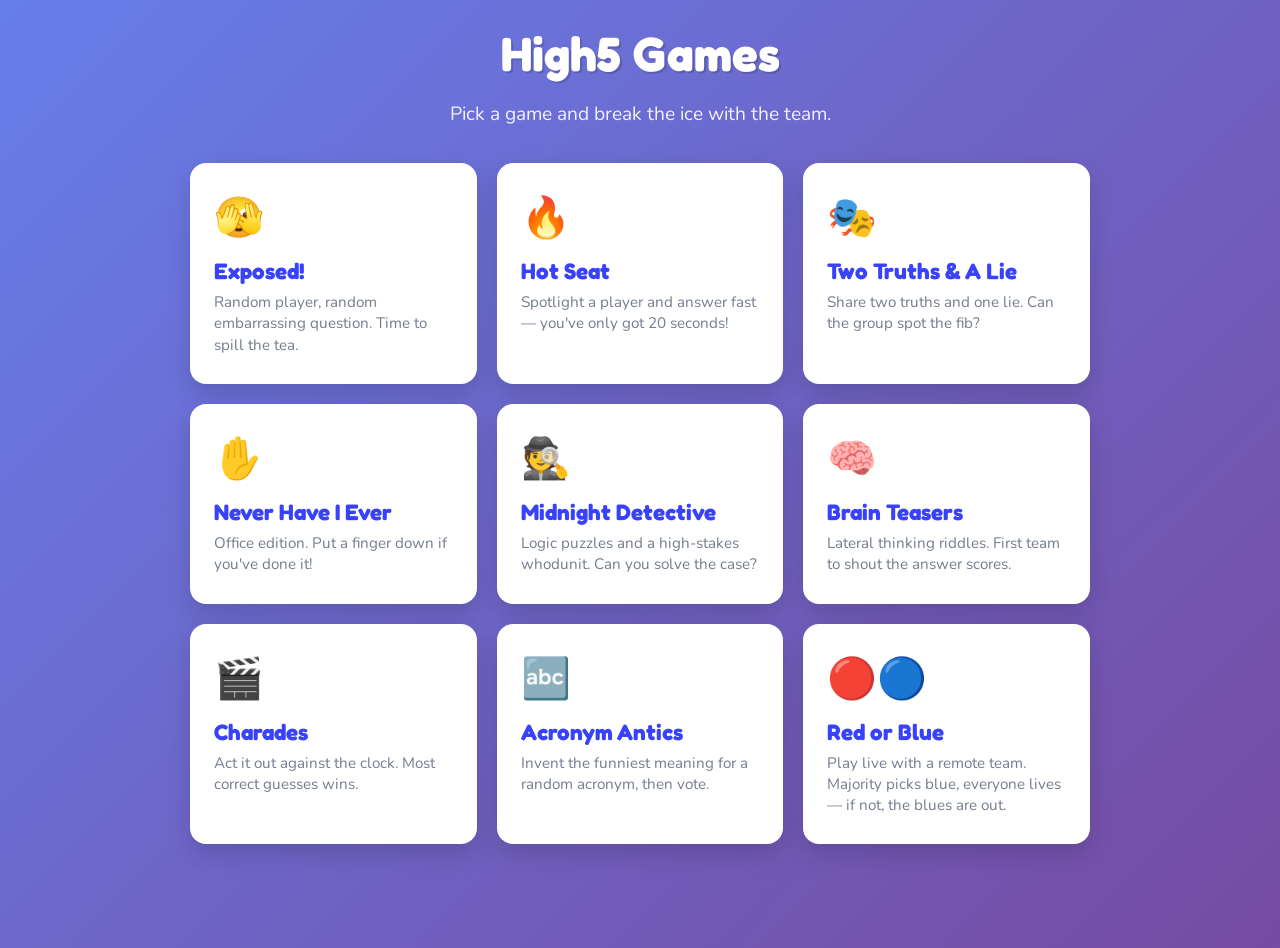
<file: index.html>
<!DOCTYPE html>
<html lang="en">
<head>
    <meta charset="UTF-8">
    <meta name="viewport" content="width=device-width, initial-scale=1.0">
    <title>High5 Games</title>
    <style>
        @import url('https://fonts.googleapis.com/css2?family=Fredoka+One&family=Nunito:wght@400;700&display=swap');

        body {
            margin: 0;
            padding: 24px;
            font-family: 'Nunito', sans-serif;
            background: linear-gradient(135deg, #667eea 0%, #764ba2 100%);
            color: #333;
            min-height: 100vh;
        }

        .container {
            max-width: 900px;
            margin: 0 auto;
        }

        h1 {
            font-family: 'Fredoka One', cursive;
            color: white;
            font-size: 3rem;
            text-align: center;
            margin: 0 0 8px;
            text-shadow: 2px 2px 0 rgba(0, 0, 0, 0.15);
        }

        .subtitle {
            text-align: center;
            color: rgba(255, 255, 255, 0.9);
            font-size: 1.2rem;
            margin-bottom: 36px;
        }

        .grid {
            display: grid;
            grid-template-columns: repeat(auto-fill, minmax(260px, 1fr));
            gap: 20px;
        }

        .game-card {
            background: white;
            border-radius: 16px;
            padding: 28px 24px;
            text-decoration: none;
            color: inherit;
            box-shadow: 0 10px 25px rgba(0, 0, 0, 0.15);
            transition: transform 0.2s, box-shadow 0.2s;
            display: block;
        }

        .game-card:hover {
            transform: translateY(-4px);
            box-shadow: 0 14px 30px rgba(0, 0, 0, 0.2);
        }

        .game-card .emoji {
            font-size: 2.5rem;
            margin-bottom: 12px;
        }

        .game-card h2 {
            font-family: 'Fredoka One', cursive;
            font-size: 1.4rem;
            margin: 0 0 8px;
            color: #3742fa;
        }

        .game-card p {
            margin: 0;
            color: #747d8c;
            font-size: 0.95rem;
            line-height: 1.4;
        }
    </style>
</head>
<body>

    <div class="container">
        <h1>High5 Games</h1>
        <p class="subtitle">Pick a game and break the ice with the team.</p>

        <div class="grid">
            <a class="game-card" href="exposed.html">
                <div class="emoji">🫣</div>
                <h2>Exposed!</h2>
                <p>Random player, random embarrassing question. Time to spill the tea.</p>
            </a>

            <a class="game-card" href="hot-seat.html">
                <div class="emoji">🔥</div>
                <h2>Hot Seat</h2>
                <p>Spotlight a player and answer fast — you've only got 20 seconds!</p>
            </a>

            <a class="game-card" href="two-truths.html">
                <div class="emoji">🎭</div>
                <h2>Two Truths &amp; A Lie</h2>
                <p>Share two truths and one lie. Can the group spot the fib?</p>
            </a>

            <a class="game-card" href="never-have-i-ever.html">
                <div class="emoji">✋</div>
                <h2>Never Have I Ever</h2>
                <p>Office edition. Put a finger down if you've done it!</p>
            </a>

            <a class="game-card" href="midnight-detective.html">
                <div class="emoji">🕵️</div>
                <h2>Midnight Detective</h2>
                <p>Logic puzzles and a high-stakes whodunit. Can you solve the case?</p>
            </a>

            <a class="game-card" href="brain-teasers.html">
                <div class="emoji">🧠</div>
                <h2>Brain Teasers</h2>
                <p>Lateral thinking riddles. First team to shout the answer scores.</p>
            </a>

            <a class="game-card" href="charades.html">
                <div class="emoji">🎬</div>
                <h2>Charades</h2>
                <p>Act it out against the clock. Most correct guesses wins.</p>
            </a>

            <a class="game-card" href="acronym-antics.html">
                <div class="emoji">🔤</div>
                <h2>Acronym Antics</h2>
                <p>Invent the funniest meaning for a random acronym, then vote.</p>
            </a>

            <a class="game-card" href="red-or-blue.html">
                <div class="emoji">🔴🔵</div>
                <h2>Red or Blue</h2>
                <p>Play live with a remote team. Majority picks blue, everyone lives — if not, the blues are out.</p>
            </a>
        </div>
    </div>

</body>
</html>
</file>
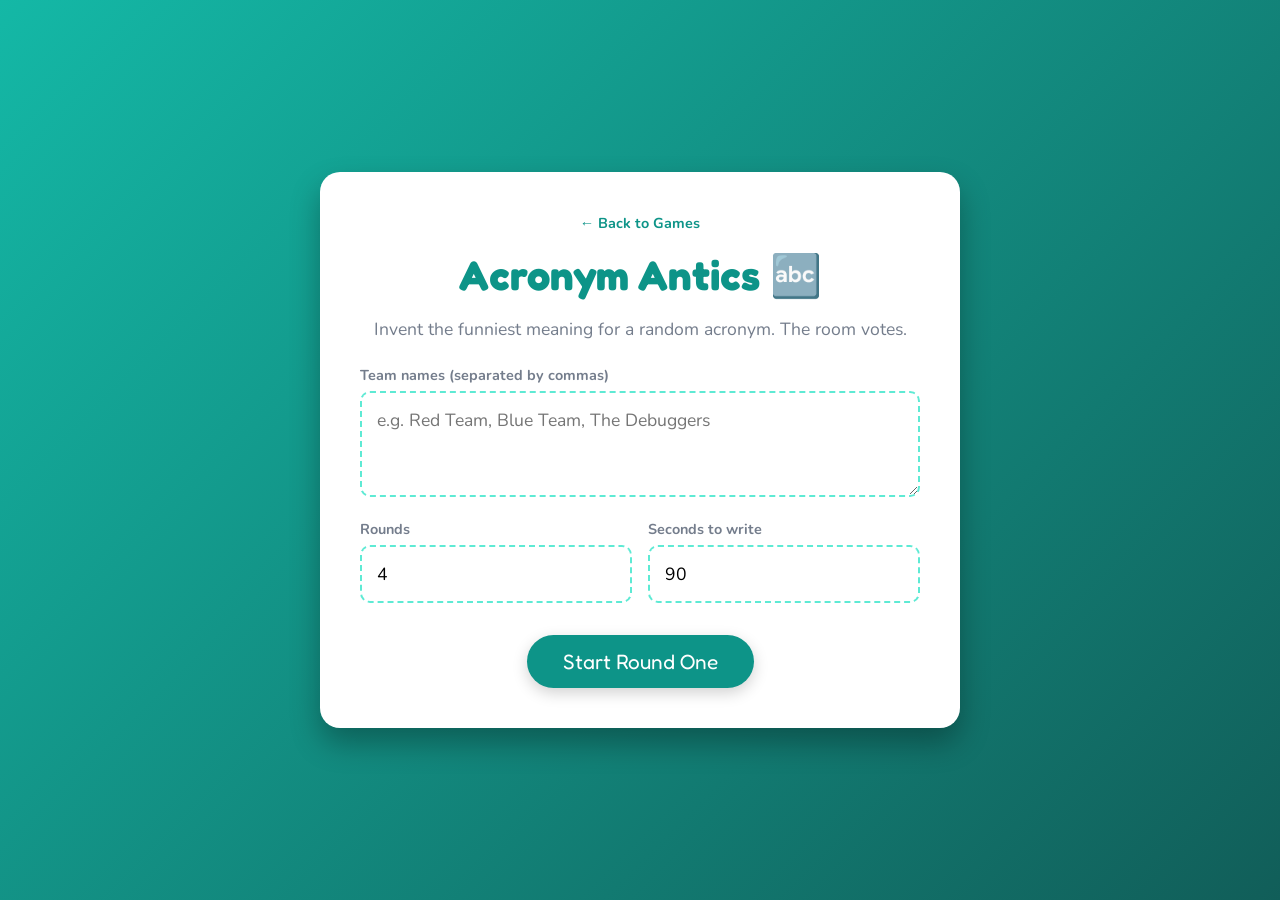
<file: acronym-antics.html>
<!DOCTYPE html>
<html lang="en">
<head>
    <meta charset="UTF-8">
    <meta name="viewport" content="width=device-width, initial-scale=1.0">
    <title>Acronym Antics 🔤</title>
    <link rel="stylesheet" href="assets/shared.css">
    <style>
        :root {
            --accent: #0d9488;
            --accent-dark: #0f766e;
            --accent-soft: #f0fdfa;
            --accent-border: #5eead4;
            --bg-start: #14b8a6;
            --bg-end: #115e59;
        }

        .acronym {
            font-family: 'Fredoka One', cursive;
            font-size: 4.5rem;
            letter-spacing: 0.15em;
            color: var(--accent-dark);
            margin: 8px 0 4px;
            animation: popIn 0.5s cubic-bezier(0.175, 0.885, 0.32, 1.275);
        }

        .frame-text {
            font-size: 1.3rem;
            font-weight: 700;
            color: var(--muted);
            margin-bottom: 24px;
        }

        .frame-text strong { color: var(--accent-dark); }

        @media (max-width: 560px) {
            .acronym { font-size: 3.2rem; }
        }
    </style>
</head>
<body>

    <div class="container">
        <a class="back-link" href="index.html">← Back to Games</a>
        <h1>Acronym Antics 🔤</h1>
        <p class="subtitle">Invent the funniest meaning for a random acronym. The room votes.</p>

        <div class="screen active" id="setup-screen">
            <div class="setup-field">
                <label for="team-input">Team names (separated by commas)</label>
                <textarea id="team-input" rows="3" placeholder="e.g. Red Team, Blue Team, The Debuggers"></textarea>
            </div>
            <div class="setup-row">
                <div class="setup-field">
                    <label for="rounds-input">Rounds</label>
                    <input type="number" id="rounds-input" value="4" min="1" max="12">
                </div>
                <div class="setup-field">
                    <label for="seconds-input">Seconds to write</label>
                    <input type="number" id="seconds-input" value="90" min="30" max="300">
                </div>
            </div>
            <button onclick="startGame()">Start Round One</button>
        </div>

        <div class="screen" id="write-screen">
            <div class="scoreboard" id="write-scoreboard"></div>
            <div class="progress" id="write-progress">Round 1 of 4</div>
            <div class="label">Your acronym is</div>
            <div class="acronym" id="acronym-display">ABC</div>
            <p class="frame-text">It stands for <strong id="frame-display">something</strong></p>
            <div class="timer-circle" id="timer-display">90</div>
            <div class="note-box">
                Every team writes down what the letters stand for. Funniest wins the round,
                so lean into it. Keep it hidden until the reading phase.
            </div>
            <button onclick="finishWriting()">Everyone's Done →</button>
        </div>

        <div class="screen" id="share-screen">
            <div class="progress" id="share-progress">Reader 1 of 3</div>
            <div class="label">Read yours out loud</div>
            <div class="headline" id="share-team">Team</div>
            <div class="prompt-box">
                <span id="share-acronym">ABC</span> stands for...
            </div>
            <button onclick="nextReader()" id="share-btn">Next Reader →</button>
        </div>

        <div class="screen" id="vote-screen">
            <div class="label">Time to vote</div>
            <div class="headline">Who nailed it?</div>
            <p class="subtitle">Everyone points at their favourite. Tap the winning team.</p>
            <div class="team-buttons" id="team-buttons"></div>
            <button class="btn-secondary" onclick="skipVote()">No clear winner →</button>
        </div>

        <div class="screen" id="end-screen">
            <div class="winner-box">
                <div class="winner-title" id="winner-text">Winner!</div>
                <ol class="standings" id="standings"></ol>
            </div>
            <button onclick="resetGame()">Play Again</button>
        </div>
    </div>

    <script src="assets/shared.js"></script>
    <script>
        const frames = [
            'a brand new company department',
            'a mandatory weekly meeting',
            'an internal tool nobody asked for',
            'a corporate wellness initiative',
            'a top secret project codename',
            'a job title nobody can explain',
            'a new office policy',
            'a team building activity',
            'a productivity framework',
            'a quarterly employee award',
            'a compliance training module',
            'a rejected product name',
            'an emergency evacuation procedure',
            'a customer loyalty scheme',
            'a new coffee machine setting',
            'a leadership buzzword of the year'
        ];

        /* Weighted so common letters show up often and Q, X and Z never do. */
        const VOWELS = 'AAAEEEIIOOU'.split('');
        const CONSONANTS = 'BBCCDDFFGGHHJKLLMMNNPPRRSSTTVWY'.split('');

        const scores = new TeamScores();
        let frameQueue = [];
        let totalRounds = 4;
        let writeSeconds = 90;
        let roundNumber = 0;
        let shareOrder = [];
        let shareIndex = 0;
        let currentAcronym = '';
        let timer = null;

        function pick(pool) {
            return pool[Math.floor(Math.random() * pool.length)];
        }

        function generateAcronym() {
            const length = Math.random() < 0.6 ? 3 : 4;
            const letters = [];
            for (let i = 0; i < length; i++) {
                letters.push(Math.random() < 0.3 ? pick(VOWELS) : pick(CONSONANTS));
            }
            if (!letters.some(letter => VOWELS.includes(letter))) {
                letters[Math.floor(Math.random() * length)] = pick(VOWELS);
            }
            return letters.join('');
        }

        function readNumber(id, fallback, min, max) {
            const value = parseInt(document.getElementById(id).value, 10);
            if (Number.isNaN(value)) return fallback;
            return Math.min(Math.max(value, min), max);
        }

        function startGame() {
            const names = parseNames(document.getElementById('team-input').value);
            if (names.length === 0) {
                alert('Enter at least one team name to get started.');
                return;
            }

            totalRounds = readNumber('rounds-input', 4, 1, 12);
            writeSeconds = readNumber('seconds-input', 90, 30, 300);

            scores.init(names);
            scores.renderTeamButtons(document.getElementById('team-buttons'), awardPoint);
            frameQueue = shuffleArray(frames);
            roundNumber = 0;

            startRound();
        }

        function startRound() {
            if (frameQueue.length === 0) frameQueue = shuffleArray(frames);

            currentAcronym = generateAcronym();
            const frame = frameQueue.pop();

            document.getElementById('write-progress').textContent =
                `Round ${roundNumber + 1} of ${totalRounds}`;
            document.getElementById('acronym-display').textContent = currentAcronym;
            document.getElementById('frame-display').textContent = frame;
            scores.renderScoreboard(document.getElementById('write-scoreboard'));

            if (timer) timer.stop();
            timer = createTimer({
                seconds: writeSeconds,
                display: document.getElementById('timer-display'),
                warnAt: 15,
                onDone: finishWriting
            });

            showScreen('write-screen');
            replayAnimation(
                document.getElementById('acronym-display'),
                'popIn 0.5s cubic-bezier(0.175, 0.885, 0.32, 1.275)'
            );
            timer.start();
        }

        function finishWriting() {
            if (timer) timer.stop();
            shareOrder = shuffleArray(scores.teams.map((team, index) => index));
            shareIndex = 0;
            showReader();
        }

        function showReader() {
            const teamIndex = shareOrder[shareIndex];

            document.getElementById('share-progress').textContent =
                `Reader ${shareIndex + 1} of ${shareOrder.length}`;
            document.getElementById('share-team').textContent = scores.name(teamIndex);
            document.getElementById('share-acronym').textContent = currentAcronym;
            document.getElementById('share-btn').textContent =
                shareIndex + 1 >= shareOrder.length ? 'On to the Vote →' : 'Next Reader →';

            showScreen('share-screen');
            replayAnimation(document.getElementById('share-team'), 'popIn 0.4s ease');
        }

        function nextReader() {
            shareIndex++;
            if (shareIndex >= shareOrder.length) {
                showScreen('vote-screen');
                return;
            }
            showReader();
        }

        function awardPoint(teamIndex) {
            scores.award(teamIndex);
            nextRound();
        }

        function skipVote() {
            nextRound();
        }

        function nextRound() {
            roundNumber++;
            if (roundNumber >= totalRounds) {
                endGame();
                return;
            }
            startRound();
        }

        function endGame() {
            document.getElementById('winner-text').textContent = scores.winnerText();
            scores.renderStandings(document.getElementById('standings'));
            showScreen('end-screen');
        }

        function resetGame() {
            if (timer) timer.stop();
            showScreen('setup-screen');
        }
    </script>
</body>
</html>
</file>
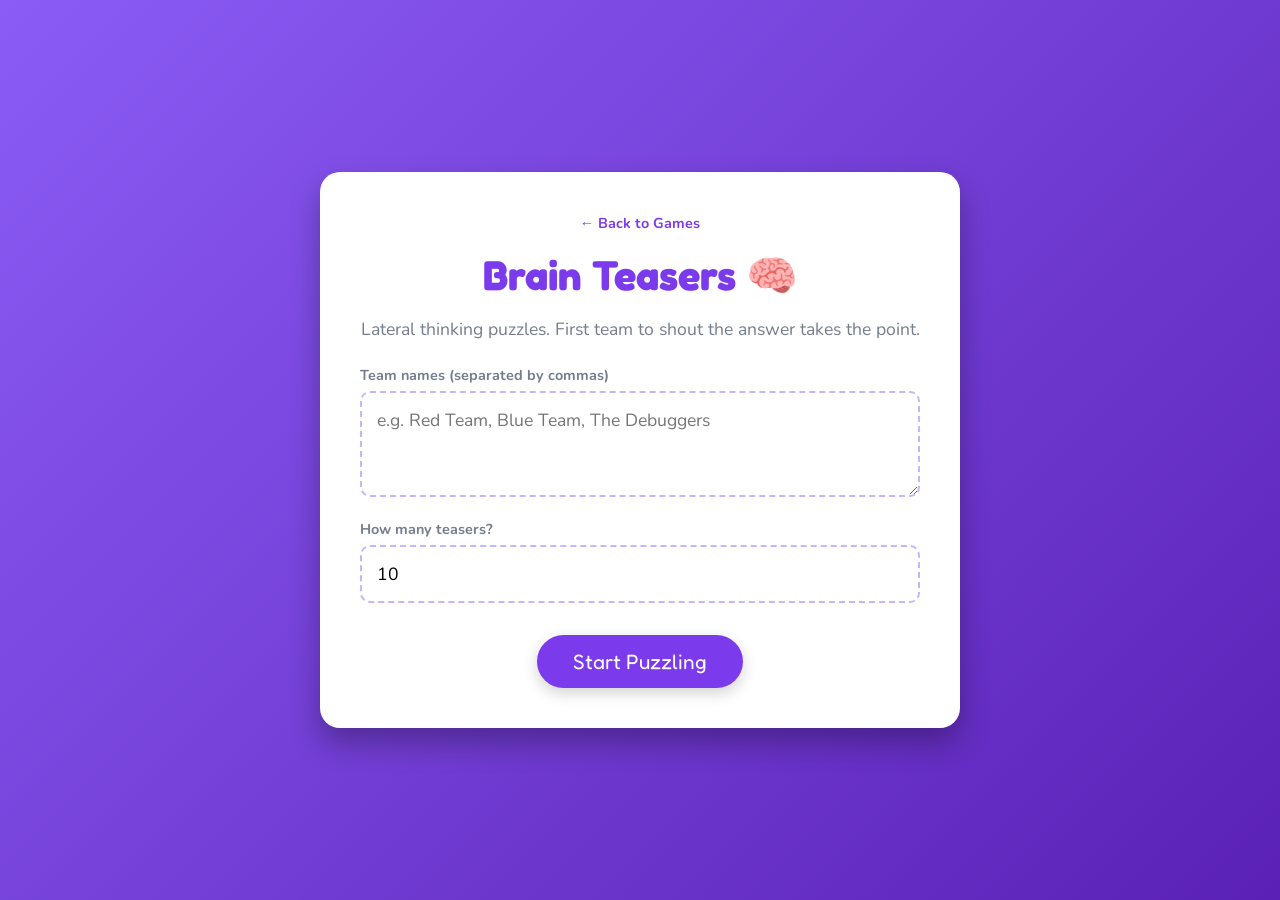
<file: brain-teasers.html>
<!DOCTYPE html>
<html lang="en">
<head>
    <meta charset="UTF-8">
    <meta name="viewport" content="width=device-width, initial-scale=1.0">
    <title>Brain Teasers 🧠</title>
    <link rel="stylesheet" href="assets/shared.css">
    <style>
        :root {
            --accent: #7c3aed;
            --accent-dark: #6d28d9;
            --accent-soft: #f5f3ff;
            --accent-border: #c4b5fd;
            --bg-start: #8b5cf6;
            --bg-end: #5b21b6;
        }

        .hint-box {
            background: #fefce8;
            border-left: 8px solid #facc15;
            border-radius: 12px;
            padding: 18px;
            font-size: 1.1rem;
            font-weight: 700;
            color: #713f12;
            margin-bottom: 20px;
            animation: slideUp 0.4s ease;
        }

        .answer-label {
            font-family: 'Fredoka One', cursive;
            font-size: 1.5rem;
            display: block;
            margin-bottom: 8px;
        }

        .explanation {
            display: block;
            margin-top: 10px;
            font-weight: 400;
            font-size: 1.05rem;
            opacity: 0.92;
        }
    </style>
</head>
<body>

    <div class="container">
        <a class="back-link" href="index.html">← Back to Games</a>
        <h1>Brain Teasers 🧠</h1>
        <p class="subtitle">Lateral thinking puzzles. First team to shout the answer takes the point.</p>

        <div class="screen active" id="setup-screen">
            <div class="setup-field">
                <label for="team-input">Team names (separated by commas)</label>
                <textarea id="team-input" rows="3" placeholder="e.g. Red Team, Blue Team, The Debuggers"></textarea>
            </div>
            <div class="setup-field">
                <label for="round-input">How many teasers?</label>
                <input type="number" id="round-input" value="10" min="1" max="20">
            </div>
            <button onclick="startGame()">Start Puzzling</button>
        </div>

        <div class="screen" id="round-screen">
            <div class="scoreboard" id="scoreboard"></div>
            <div class="progress" id="progress-text">Teaser 1 / 10</div>
            <div class="prompt-box" id="teaser-text">Loading...</div>

            <div class="hint-box" id="hint-box" style="display: none;"></div>

            <div id="reveal-controls">
                <button class="btn-secondary" id="hint-btn" onclick="revealHint()">💡 Reveal Hint</button>
                <br>
                <button onclick="revealAnswer()">Reveal Answer</button>
            </div>

            <div id="answer-area" style="display: none;">
                <div class="reveal-box" id="answer-box"></div>
                <div class="label">Who got it?</div>
                <div class="team-buttons" id="team-buttons"></div>
                <button class="btn-secondary" onclick="skipRound()">Nobody got it →</button>
            </div>
        </div>

        <div class="screen" id="end-screen">
            <div class="winner-box">
                <div class="winner-title" id="winner-text">Winner!</div>
                <ol class="standings" id="standings"></ol>
            </div>
            <button onclick="resetGame()">Play Again</button>
        </div>
    </div>

    <script src="assets/shared.js"></script>
    <script>
        const teasers = [
            {
                q: "A man pushes his car up to a hotel, then tells the owner he is bankrupt. Why?",
                hint: "Nobody is actually driving anywhere.",
                a: "He is playing Monopoly.",
                why: "He landed on a hotel property he cannot afford."
            },
            {
                q: "A woman has two sons born in the same hour of the same day of the same year, but they are not twins. How?",
                hint: "Two is not the whole story.",
                a: "They are two of a set of triplets.",
                why: "A third sibling was born alongside them, so the pair are not twins."
            },
            {
                q: "A man lives on the tenth floor. Every morning he rides the lift all the way down. Coming home he rides to the seventh and walks the rest, except on rainy days when he rides all the way up. Why?",
                hint: "Think about what he can physically reach.",
                a: "He is very short and can only reach the button for floor seven.",
                why: "On rainy days he has an umbrella, which he uses to press the higher button."
            },
            {
                q: "Two babies are born at exactly the same moment, but they do not share a birthday. How?",
                hint: "The clock is not the same everywhere.",
                a: "They were born in different time zones.",
                why: "The same instant can fall on different calendar dates depending on location."
            },
            {
                q: "Read forwards I am something heavy. Read backwards I am the opposite of something. What am I?",
                hint: "Three letters, and it is a unit of weight.",
                a: "Ton, which reversed spells not.",
                why: "A ton is heavy, and not is a negation."
            },
            {
                q: "A farmer has seventeen sheep. All but nine of them wander off. How many sheep does he have left?",
                hint: "Read the sentence very literally.",
                a: "Nine.",
                why: "\"All but nine\" means nine stayed behind."
            },
            {
                q: "I have many keys but I cannot open a single lock. What am I?",
                hint: "You press me rather than turn me.",
                a: "A piano.",
                why: "Its keys make sound instead of opening anything."
            },
            {
                q: "A man is found dead in the middle of a field with an unopened package next to him. How did he die?",
                hint: "He arrived from a long way up.",
                a: "His parachute failed to open.",
                why: "The unopened package is the parachute."
            },
            {
                q: "If you have me, you want to share me. If you share me, you no longer have me. What am I?",
                hint: "It only stays intact while it stays quiet.",
                a: "A secret.",
                why: "Telling someone means it is no longer a secret."
            },
            {
                q: "The more it dries, the wetter it gets. What is it?",
                hint: "You reach for it after a shower.",
                a: "A towel.",
                why: "It absorbs water as it dries other things."
            },
            {
                q: "A bus driver and a doctor both love the same woman. Before a week-long trip, the bus driver gives her seven apples. Why?",
                hint: "There is a well known saying about apples.",
                a: "An apple a day keeps the doctor away.",
                why: "One apple for each day he is gone, to keep his rival at bay."
            },
            {
                q: "How can a man go eight days without sleep?",
                hint: "Nothing here says anything about nights.",
                a: "He sleeps at night.",
                why: "Days and nights are separate, so he never misses any sleep."
            },
            {
                q: "Which word becomes shorter when you add two letters to it?",
                hint: "The answer is hiding in the question.",
                a: "Short, which becomes shorter.",
                why: "Adding the letters e and r makes the word shorter."
            },
            {
                q: "A plane crashes exactly on the border between two countries. Where do they bury the survivors?",
                hint: "Check who the question is actually about.",
                a: "You do not bury survivors.",
                why: "Survivors are still alive."
            },
            {
                q: "In a single storey yellow house, everything is yellow: the walls, the doors, the furniture. What colour are the stairs?",
                hint: "Count the floors again.",
                a: "There are no stairs.",
                why: "A single storey house has nothing to climb to."
            },
            {
                q: "What can you hold in your left hand but never in your right?",
                hint: "Look at your own arm.",
                a: "Your right elbow.",
                why: "Your right hand cannot reach its own elbow."
            },
            {
                q: "A man walks into a bar and asks for a glass of water. The bartender pulls out a gun. The man says thank you and leaves. Why?",
                hint: "He had a very ordinary complaint.",
                a: "He had hiccups.",
                why: "The shock cured them, so he no longer needed the water."
            },
            {
                q: "What can fill an entire room without taking up any space?",
                hint: "Flip a switch.",
                a: "Light.",
                why: "It fills the room but occupies no volume."
            },
            {
                q: "Which is heavier: a kilogram of feathers or a kilogram of gold?",
                hint: "Read the quantities carefully.",
                a: "Neither, they weigh the same.",
                why: "A kilogram is a kilogram regardless of the material."
            },
            {
                q: "A rooster lays an egg right on the peak of a barn roof. Which side does the egg roll down?",
                hint: "Consider whether this could happen at all.",
                a: "Neither, because roosters do not lay eggs.",
                why: "Only hens lay eggs."
            }
        ];

        const scores = new TeamScores();
        let queue = [];
        let currentIndex = 0;

        function startGame() {
            const names = parseNames(document.getElementById('team-input').value);
            if (names.length === 0) {
                alert('Enter at least one team name to get started.');
                return;
            }

            const requested = parseInt(document.getElementById('round-input').value, 10);
            const rounds = Math.min(
                Math.max(Number.isNaN(requested) ? 10 : requested, 1),
                teasers.length
            );

            scores.init(names);
            queue = shuffleArray(teasers).slice(0, rounds);
            currentIndex = 0;

            scores.renderTeamButtons(document.getElementById('team-buttons'), awardPoint);
            showScreen('round-screen');
            loadRound();
        }

        function loadRound() {
            const teaser = queue[currentIndex];

            document.getElementById('progress-text').textContent =
                `Teaser ${currentIndex + 1} / ${queue.length}`;
            document.getElementById('teaser-text').textContent = teaser.q;

            document.getElementById('hint-box').style.display = 'none';
            document.getElementById('hint-btn').disabled = false;
            document.getElementById('reveal-controls').style.display = 'block';
            document.getElementById('answer-area').style.display = 'none';

            scores.renderScoreboard(document.getElementById('scoreboard'));
            replayAnimation(document.getElementById('teaser-text'), 'slideUp 0.5s ease');
        }

        function revealHint() {
            const hintBox = document.getElementById('hint-box');
            hintBox.textContent = `💡 ${queue[currentIndex].hint}`;
            hintBox.style.display = 'block';
            document.getElementById('hint-btn').disabled = true;
        }

        function revealAnswer() {
            const teaser = queue[currentIndex];
            document.getElementById('answer-box').innerHTML =
                `<span class="answer-label">${escapeHtml(teaser.a)}</span>` +
                `<span class="explanation">${escapeHtml(teaser.why)}</span>`;

            document.getElementById('reveal-controls').style.display = 'none';
            document.getElementById('answer-area').style.display = 'block';
        }

        function awardPoint(teamIndex) {
            scores.award(teamIndex);
            nextRound();
        }

        function skipRound() {
            nextRound();
        }

        function nextRound() {
            currentIndex++;
            if (currentIndex >= queue.length) {
                endGame();
                return;
            }
            loadRound();
        }

        function endGame() {
            document.getElementById('winner-text').textContent = scores.winnerText();
            scores.renderStandings(document.getElementById('standings'));
            showScreen('end-screen');
        }

        function resetGame() {
            showScreen('setup-screen');
        }
    </script>
</body>
</html>
</file>
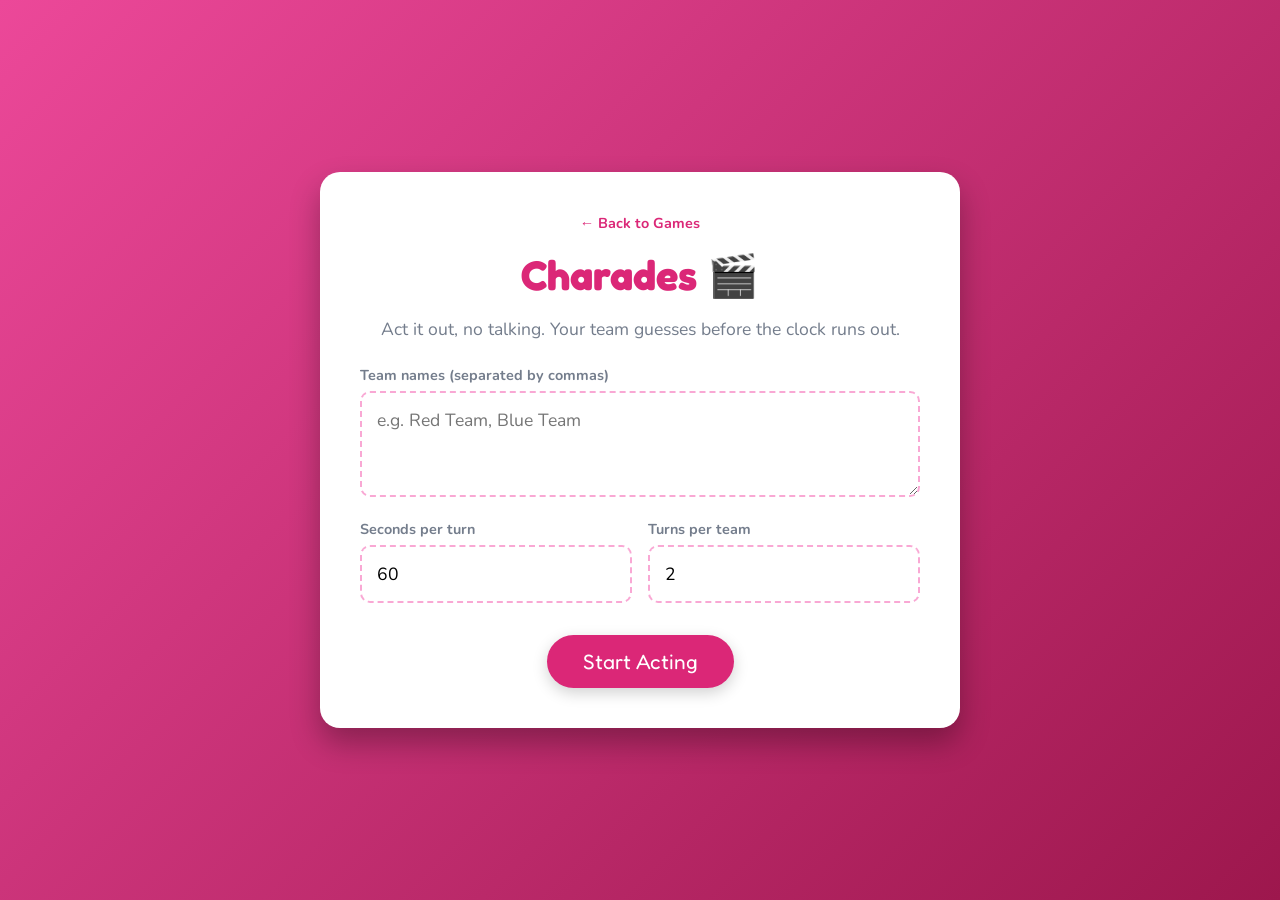
<file: charades.html>
<!DOCTYPE html>
<html lang="en">
<head>
    <meta charset="UTF-8">
    <meta name="viewport" content="width=device-width, initial-scale=1.0">
    <title>Charades 🎬</title>
    <link rel="stylesheet" href="assets/shared.css">
    <style>
        :root {
            --accent: #db2777;
            --accent-dark: #be185d;
            --accent-soft: #fdf2f8;
            --accent-border: #f9a8d4;
            --bg-start: #ec4899;
            --bg-end: #9d174d;
        }

        .card-category {
            display: inline-block;
            background: var(--accent);
            color: white;
            font-size: 0.8rem;
            font-weight: 800;
            text-transform: uppercase;
            letter-spacing: 1.5px;
            padding: 5px 14px;
            border-radius: 999px;
            margin-bottom: 14px;
        }

        .card-text {
            font-family: 'Fredoka One', cursive;
            font-size: 2.1rem;
            color: var(--accent-dark);
            line-height: 1.2;
        }

        .card {
            background: var(--accent-soft);
            border: 3px solid var(--accent-border);
            border-radius: 18px;
            padding: 28px 22px;
            margin-bottom: 20px;
            animation: popIn 0.35s cubic-bezier(0.175, 0.885, 0.32, 1.275);
        }

        .turn-actions {
            display: grid;
            grid-template-columns: 1fr 1fr;
            gap: 12px;
        }

        .turn-actions button { margin-top: 0; width: 100%; }

        .btn-skip {
            background: #64748b;
            box-shadow: none;
        }

        .btn-skip:hover { background: #475569; }

        .tally {
            display: flex;
            justify-content: center;
            gap: 24px;
            margin-top: 18px;
            font-weight: 800;
            color: var(--muted);
        }

        .tally span { color: var(--accent-dark); }
    </style>
</head>
<body>

    <div class="container">
        <a class="back-link" href="index.html">← Back to Games</a>
        <h1>Charades 🎬</h1>
        <p class="subtitle">Act it out, no talking. Your team guesses before the clock runs out.</p>

        <div class="screen active" id="setup-screen">
            <div class="setup-field">
                <label for="team-input">Team names (separated by commas)</label>
                <textarea id="team-input" rows="3" placeholder="e.g. Red Team, Blue Team"></textarea>
            </div>
            <div class="setup-row">
                <div class="setup-field">
                    <label for="seconds-input">Seconds per turn</label>
                    <input type="number" id="seconds-input" value="60" min="15" max="180">
                </div>
                <div class="setup-field">
                    <label for="rounds-input">Turns per team</label>
                    <input type="number" id="rounds-input" value="2" min="1" max="10">
                </div>
            </div>
            <button onclick="startGame()">Start Acting</button>
        </div>

        <div class="screen" id="intro-screen">
            <div class="scoreboard" id="intro-scoreboard"></div>
            <div class="progress" id="intro-progress">Round 1 of 2</div>
            <div class="label">Up next</div>
            <div class="headline" id="intro-team">Team</div>
            <div class="note-box">
                Pick one actor and hand them the device. Everyone else, look away.
                The actor taps below when the team is ready to guess.
            </div>
            <button onclick="beginTurn()">Show Card &amp; Start Clock</button>
        </div>

        <div class="screen" id="play-screen">
            <div class="timer-circle" id="timer-display">60</div>
            <div class="card">
                <div class="card-category" id="card-category">Category</div>
                <div class="card-text" id="card-text">Loading...</div>
            </div>
            <div class="turn-actions">
                <button onclick="gotIt()">Got it! +1</button>
                <button class="btn-skip" onclick="skipCard()">Skip</button>
            </div>
            <div class="tally">
                <div>Correct: <span id="tally-correct">0</span></div>
                <div>Skipped: <span id="tally-skipped">0</span></div>
            </div>
            <button class="btn-secondary" onclick="endTurnEarly()">End turn early</button>
        </div>

        <div class="screen" id="summary-screen">
            <div class="label">Time's up</div>
            <div class="headline" id="summary-team">Team</div>
            <div class="prompt-box" id="summary-text">Scored 0 this turn.</div>
            <div class="scoreboard" id="summary-scoreboard"></div>
            <button onclick="nextTurn()" id="summary-btn">Next Team →</button>
        </div>

        <div class="screen" id="end-screen">
            <div class="winner-box">
                <div class="winner-title" id="winner-text">Winner!</div>
                <ol class="standings" id="standings"></ol>
            </div>
            <button onclick="resetGame()">Play Again</button>
        </div>
    </div>

    <script src="assets/shared.js"></script>
    <script>
        const prompts = [
            { text: 'Titanic', category: 'Films' },
            { text: 'Jurassic Park', category: 'Films' },
            { text: 'The Lion King', category: 'Films' },
            { text: 'Star Wars', category: 'Films' },
            { text: 'Harry Potter', category: 'Films' },
            { text: 'Jaws', category: 'Films' },
            { text: 'Frozen', category: 'Films' },
            { text: 'Rocky', category: 'Films' },
            { text: 'Ghostbusters', category: 'Films' },
            { text: 'The Matrix', category: 'Films' },
            { text: 'Toy Story', category: 'Films' },
            { text: 'Indiana Jones', category: 'Films' },

            { text: 'Brushing your teeth', category: 'Actions' },
            { text: 'Riding a bike uphill', category: 'Actions' },
            { text: 'Making a cup of coffee', category: 'Actions' },
            { text: 'Tying your shoelaces', category: 'Actions' },
            { text: 'Swimming front crawl', category: 'Actions' },
            { text: 'Painting a ceiling', category: 'Actions' },
            { text: 'Taking a selfie', category: 'Actions' },
            { text: 'Parallel parking', category: 'Actions' },
            { text: 'Blowing out birthday candles', category: 'Actions' },
            { text: 'Juggling', category: 'Actions' },
            { text: 'Shovelling snow', category: 'Actions' },
            { text: 'Threading a needle', category: 'Actions' },

            { text: 'Joining a video call late', category: 'Office Life' },
            { text: 'Fixing the printer', category: 'Office Life' },
            { text: 'Presenting a slide deck', category: 'Office Life' },
            { text: 'Realising you replied to all', category: 'Office Life' },
            { text: 'The coffee machine is empty', category: 'Office Life' },
            { text: 'Hunting for a free desk', category: 'Office Life' },
            { text: 'Whiteboard brainstorm', category: 'Office Life' },
            { text: 'Talking while still on mute', category: 'Office Life' },
            { text: 'Laptop battery at one percent', category: 'Office Life' },
            { text: 'Adjusting a standing desk', category: 'Office Life' },
            { text: 'An awkward handshake', category: 'Office Life' },
            { text: 'Calling tech support', category: 'Office Life' },

            { text: 'Penguin', category: 'Animals' },
            { text: 'Giraffe', category: 'Animals' },
            { text: 'Kangaroo', category: 'Animals' },
            { text: 'Octopus', category: 'Animals' },
            { text: 'Sloth', category: 'Animals' },
            { text: 'Flamingo', category: 'Animals' },
            { text: 'Elephant', category: 'Animals' },
            { text: 'Crab', category: 'Animals' },
            { text: 'Snake', category: 'Animals' },
            { text: 'Owl', category: 'Animals' },
            { text: 'Gorilla', category: 'Animals' },
            { text: 'Tyrannosaurus rex', category: 'Animals' },

            { text: 'Spill the beans', category: 'Idioms' },
            { text: 'Break the ice', category: 'Idioms' },
            { text: 'Hit the nail on the head', category: 'Idioms' },
            { text: 'Under the weather', category: 'Idioms' },
            { text: 'A piece of cake', category: 'Idioms' },
            { text: 'Getting cold feet', category: 'Idioms' },
            { text: 'Raining cats and dogs', category: 'Idioms' },
            { text: 'Back to square one', category: 'Idioms' },
            { text: 'Burning the midnight oil', category: 'Idioms' },
            { text: 'Barking up the wrong tree', category: 'Idioms' },
            { text: 'Let the cat out of the bag', category: 'Idioms' },
            { text: 'Skating on thin ice', category: 'Idioms' }
        ];

        const scores = new TeamScores();
        let deck = [];
        let secondsPerTurn = 60;
        let turnsPerTeam = 2;
        let turnNumber = 0;
        let totalTurns = 0;
        let turnCorrect = 0;
        let turnSkipped = 0;
        let timer = null;

        function readNumber(id, fallback, min, max) {
            const value = parseInt(document.getElementById(id).value, 10);
            if (Number.isNaN(value)) return fallback;
            return Math.min(Math.max(value, min), max);
        }

        function startGame() {
            const names = parseNames(document.getElementById('team-input').value);
            if (names.length === 0) {
                alert('Enter at least one team name to get started.');
                return;
            }

            secondsPerTurn = readNumber('seconds-input', 60, 15, 180);
            turnsPerTeam = readNumber('rounds-input', 2, 1, 10);

            scores.init(names);
            deck = shuffleArray(prompts);
            turnNumber = 0;
            totalTurns = names.length * turnsPerTeam;

            showIntro();
        }

        function currentTeamIndex() {
            return turnNumber % scores.count;
        }

        function currentRound() {
            return Math.floor(turnNumber / scores.count) + 1;
        }

        function showIntro() {
            document.getElementById('intro-progress').textContent =
                `Round ${currentRound()} of ${turnsPerTeam}`;
            document.getElementById('intro-team').textContent = scores.name(currentTeamIndex());
            scores.renderScoreboard(document.getElementById('intro-scoreboard'));
            showScreen('intro-screen');
        }

        function beginTurn() {
            turnCorrect = 0;
            turnSkipped = 0;
            updateTally();

            if (timer) timer.stop();
            timer = createTimer({
                seconds: secondsPerTurn,
                display: document.getElementById('timer-display'),
                warnAt: 10,
                onDone: finishTurn
            });

            showScreen('play-screen');
            dealCard();
            timer.start();
        }

        function dealCard() {
            if (deck.length === 0) deck = shuffleArray(prompts);
            const card = deck.pop();

            document.getElementById('card-category').textContent = card.category;
            document.getElementById('card-text').textContent = card.text;
            replayAnimation(
                document.querySelector('#play-screen .card'),
                'popIn 0.35s cubic-bezier(0.175, 0.885, 0.32, 1.275)'
            );
        }

        function updateTally() {
            document.getElementById('tally-correct').textContent = turnCorrect;
            document.getElementById('tally-skipped').textContent = turnSkipped;
        }

        function gotIt() {
            turnCorrect++;
            scores.award(currentTeamIndex());
            updateTally();
            dealCard();
        }

        function skipCard() {
            turnSkipped++;
            updateTally();
            dealCard();
        }

        function endTurnEarly() {
            if (timer) timer.stop();
            finishTurn();
        }

        function finishTurn() {
            if (timer) timer.stop();

            const teamName = scores.name(currentTeamIndex());
            document.getElementById('summary-team').textContent = teamName;
            document.getElementById('summary-text').textContent =
                `${turnCorrect} correct, ${turnSkipped} skipped.`;
            scores.renderScoreboard(document.getElementById('summary-scoreboard'));

            const isLastTurn = turnNumber + 1 >= totalTurns;
            document.getElementById('summary-btn').textContent =
                isLastTurn ? 'See Final Scores →' : 'Next Team →';

            showScreen('summary-screen');
        }

        function nextTurn() {
            turnNumber++;
            if (turnNumber >= totalTurns) {
                endGame();
                return;
            }
            showIntro();
        }

        function endGame() {
            document.getElementById('winner-text').textContent = scores.winnerText();
            scores.renderStandings(document.getElementById('standings'));
            showScreen('end-screen');
        }

        function resetGame() {
            if (timer) timer.stop();
            showScreen('setup-screen');
        }
    </script>
</body>
</html>
</file>
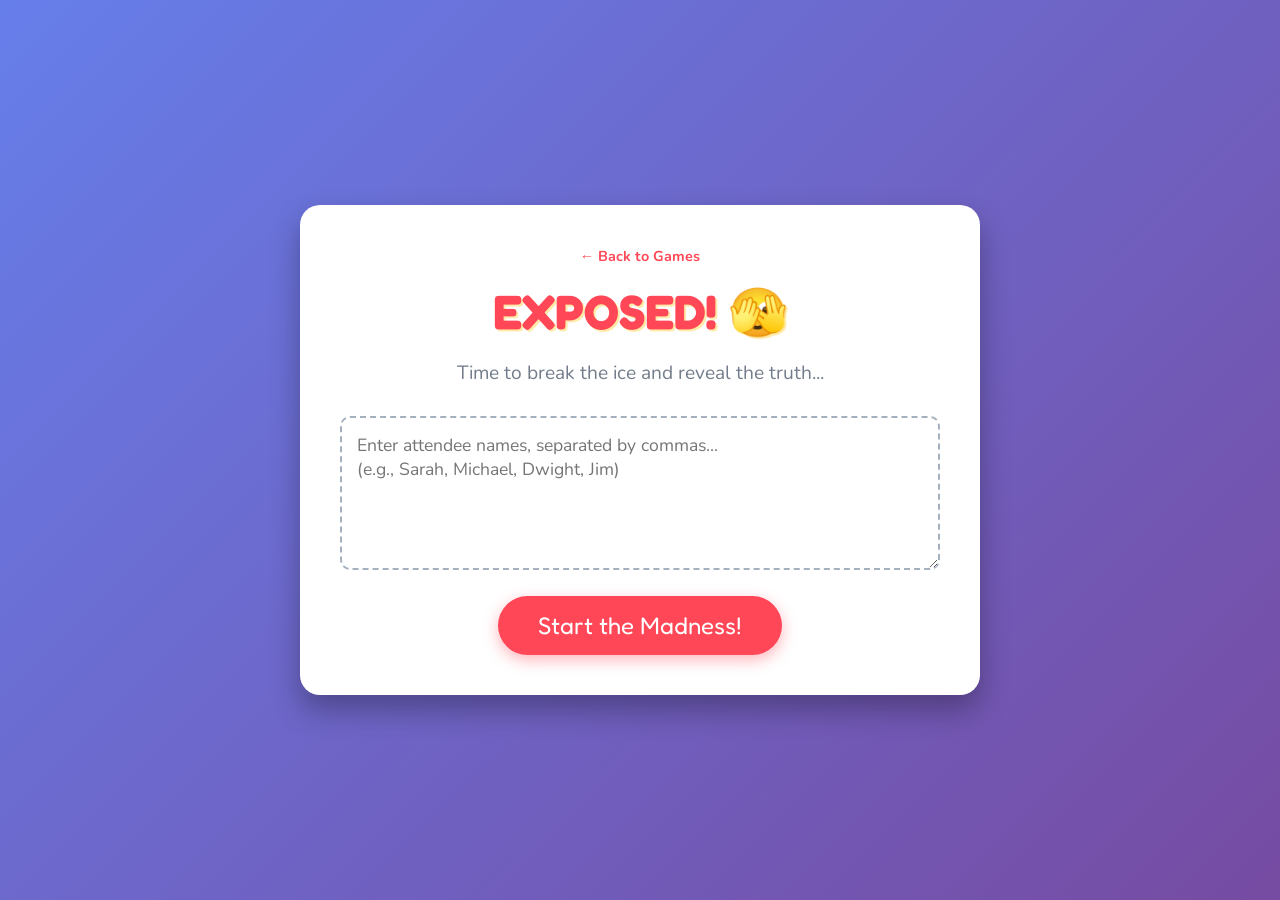
<file: exposed.html>
<!DOCTYPE html>
<html lang="en">
<head>
    <meta charset="UTF-8">
    <meta name="viewport" content="width=device-width, initial-scale=1.0">
    <title>Exposed! 🫣</title>
    <style>
        @import url('https://fonts.googleapis.com/css2?family=Fredoka+One&family=Nunito:wght@400;700&display=swap');

        body {
            margin: 0;
            padding: 0;
            font-family: 'Nunito', sans-serif;
            background: linear-gradient(135deg, #667eea 0%, #764ba2 100%);
            color: #333;
            display: flex;
            justify-content: center;
            align-items: center;
            min-height: 100vh;
        }

        .container {
            background: #ffffff;
            width: 90%;
            max-width: 600px;
            padding: 40px;
            border-radius: 20px;
            box-shadow: 0 15px 30px rgba(0,0,0,0.3);
            text-align: center;
            position: relative;
            overflow: hidden;
        }

        h1 {
            font-family: 'Fredoka One', cursive;
            color: #ff4757;
            font-size: 3rem;
            margin-top: 0;
            margin-bottom: 10px;
            text-shadow: 2px 2px 0px #ffeaa7;
        }

        p.subtitle {
            font-size: 1.2rem;
            color: #747d8c;
            margin-bottom: 30px;
        }

        textarea {
            width: 100%;
            padding: 15px;
            border: 2px dashed #a4b0be;
            border-radius: 10px;
            font-size: 1.1rem;
            font-family: 'Nunito', sans-serif;
            box-sizing: border-box;
            resize: vertical;
            transition: border-color 0.3s;
        }

        textarea:focus {
            outline: none;
            border-color: #ff4757;
        }

        button {
            background: #ff4757;
            color: white;
            border: none;
            padding: 15px 40px;
            font-size: 1.5rem;
            font-family: 'Fredoka One', cursive;
            border-radius: 50px;
            cursor: pointer;
            box-shadow: 0 5px 15px rgba(255, 71, 87, 0.4);
            transition: transform 0.2s, background 0.2s;
            margin-top: 20px;
        }

        button:hover {
            transform: scale(1.05) translateY(-3px);
            background: #ff6b81;
        }

        button:active {
            transform: scale(0.95) translateY(0);
        }

        /* Screens */
        #game-screen, #end-screen {
            display: none;
        }

        /* Game Elements */
        .player-reveal {
            font-size: 1.2rem;
            font-weight: bold;
            color: #747d8c;
            text-transform: uppercase;
            letter-spacing: 2px;
        }

        #current-player {
            font-family: 'Fredoka One', cursive;
            font-size: 3.5rem;
            color: #3742fa;
            margin: 10px 0;
            animation: popIn 0.5s cubic-bezier(0.175, 0.885, 0.32, 1.275);
        }

        .question-box {
            background: #f1f2f6;
            padding: 30px;
            border-radius: 15px;
            font-size: 1.5rem;
            font-weight: 700;
            margin: 30px 0;
            border-left: 8px solid #ffa502;
            animation: slideUp 0.5s ease;
        }

        /* Animations */
        @keyframes popIn {
            0% { transform: scale(0.5); opacity: 0; }
            100% { transform: scale(1); opacity: 1; }
        }

        @keyframes slideUp {
            0% { transform: translateY(20px); opacity: 0; }
            100% { transform: translateY(0); opacity: 1; }
        }

        .back-link {
            display: inline-block;
            margin-bottom: 16px;
            color: #ff4757;
            text-decoration: none;
            font-weight: 700;
            font-size: 0.9rem;
        }

        .back-link:hover { text-decoration: underline; }

    </style>
</head>
<body>

    <div class="container">
        <a class="back-link" href="index.html">← Back to Games</a>
        <h1>EXPOSED! 🫣</h1>
        <p class="subtitle">Time to break the ice and reveal the truth...</p>
        
        <div id="setup-screen">
            <textarea id="player-input" rows="5" placeholder="Enter attendee names, separated by commas...&#10;(e.g., Sarah, Michael, Dwight, Jim)"></textarea>
            <br>
            <button onclick="startGame()">Start the Madness!</button>
        </div>

        <div id="game-screen">
            <div class="player-reveal">The spotlight is on...</div>
            <div id="current-player">???</div>
            <div class="question-box" id="current-question">
                Get ready for the first question!
            </div>
            <button onclick="nextVictim()">Next Victim 🎲</button>
        </div>

        <div id="end-screen">
            <div id="current-player" style="color: #2ed573;">That's Everyone!</div>
            <p class="subtitle">There are no more secrets left to expose.</p>
            <button onclick="resetGame()">Play Again</button>
        </div>
    </div>

    <script>
        // The Vault of Questions
        
        const questionsPool = [
            "What is your secret embarrassing movie love?",
            "What is the most embarrassing song you secretly jam out to?",
            "What is the weirdest thing you've ever eaten?",
            "If you had to wear a warning label, what would yours say?",
            "What is your most irrational fear?",
            "What was your worst fashion phase?",
            "If you were a potato, how would you like to be cooked?",
            "What's a weird habit you have when you're alone?",
            "Have you ever blamed a fart on a pet (or someone else)? Be honest.",
            "What is the most ridiculous thing you believed as a kid?",
            "If someone narrated your life, who would you want it to be?",
            "What's the most embarrassing thing you've done on a Zoom call?",
            "If you could only eat one food for the rest of your life, what is it?",
            "What's a reality TV show you would absolutely dominate?",
            "What is the weirdest thing you've ever bought online late at night?",
            "What is your most controversial food opinion? (e.g., pineapple belongs on pizza)",
            "If your internet history from today was exposed, what's the weirdest thing you Googled? (make it safe for work)",
            "Have you ever accidentally sent a text to the wrong person? What did it say?",
            "If you were an to be in a Guinness World Records , what would your highly specific achievement be?",
            "If you had a theme song that played every time you entered a room, what would it be?",
            "Which fictional character do you relate to on a slightly embarrassing level?",
            "What is the weirdest nickname you’ve ever been given?",
            "What's a popular trend you completely fell for that makes you cringe now?",
            "If you had to survive a zombie apocalypse using only three items, what are they?",
            "What is the absolute worst haircut you've ever had?",
            "If you had to give a 10-minute presentation with zero preparation, what niche topic would it be on?",
            "What is a supposedly 'fun' activity that you secretly absolutely despise?"
        ];

        let players = [];
        let availableQuestions = [];

        function startGame() {
            const input = document.getElementById('player-input').value;
            // Split by comma, trim whitespace, and remove empty entries
            players = input.split(',').map(name => name.trim()).filter(name => name !== "");

            if (players.length === 0) {
                alert("You need to enter at least one victim... I mean, player!");
                return;
            }

            // Shuffle players so the order is random
            players = shuffleArray(players);
            // Copy the questions pool so we can remove them as they are asked
            availableQuestions = [...questionsPool]; 

            document.getElementById('setup-screen').style.display = 'none';
            document.getElementById('game-screen').style.display = 'block';
            
            nextVictim();
        }

        function nextVictim() {
            if (players.length === 0) {
                document.getElementById('game-screen').style.display = 'none';
                document.getElementById('end-screen').style.display = 'block';
                return;
            }

            // Get next player and remove them from the array
            const player = players.pop();

            // Refill questions if we run out before players
            if (availableQuestions.length === 0) {
                availableQuestions = [...questionsPool];
            }

            // Get a random question and remove it from the available pool
            const questionIndex = Math.floor(Math.random() * availableQuestions.length);
            const question = availableQuestions.splice(questionIndex, 1)[0];

            // Update UI
            const playerEl = document.getElementById('current-player');
            const questionEl = document.getElementById('current-question');
            
            // Little trick to re-trigger CSS animations
            playerEl.style.animation = 'none';
            questionEl.style.animation = 'none';
            setTimeout(() => {
                playerEl.innerText = player;
                questionEl.innerText = question;
                playerEl.style.animation = 'popIn 0.5s cubic-bezier(0.175, 0.885, 0.32, 1.275)';
                questionEl.style.animation = 'slideUp 0.5s ease';
            }, 10);
        }

        function resetGame() {
            document.getElementById('end-screen').style.display = 'none';
            document.getElementById('setup-screen').style.display = 'block';
            document.getElementById('player-input').value = '';
        }

        // Helper function to shuffle an array (Fisher-Yates shuffle)
        function shuffleArray(array) {
            for (let i = array.length - 1; i > 0; i--) {
                const j = Math.floor(Math.random() * (i + 1));
                [array[i], array[j]] = [array[j], array[i]];
            }
            return array;
        }
    </script>
</body>
</html>
</file>
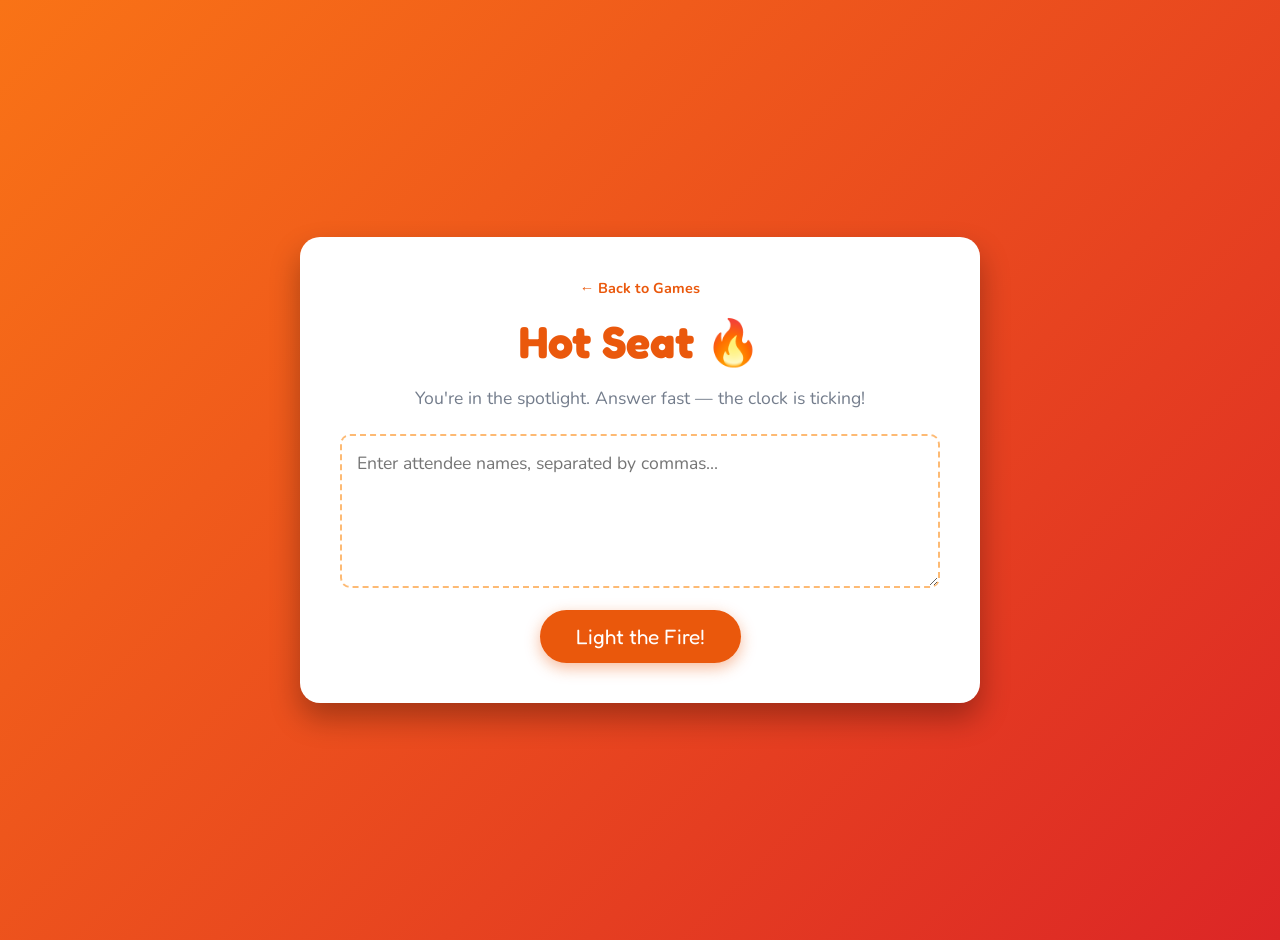
<file: hot-seat.html>
<!DOCTYPE html>
<html lang="en">
<head>
    <meta charset="UTF-8">
    <meta name="viewport" content="width=device-width, initial-scale=1.0">
    <title>Hot Seat 🔥</title>
    <style>
        @import url('https://fonts.googleapis.com/css2?family=Fredoka+One&family=Nunito:wght@400;700&display=swap');

        body {
            margin: 0;
            padding: 20px;
            font-family: 'Nunito', sans-serif;
            background: linear-gradient(135deg, #f97316 0%, #dc2626 100%);
            color: #333;
            display: flex;
            justify-content: center;
            align-items: center;
            min-height: 100vh;
        }

        .container {
            background: #ffffff;
            width: 90%;
            max-width: 600px;
            padding: 40px;
            border-radius: 20px;
            box-shadow: 0 15px 30px rgba(0, 0, 0, 0.3);
            text-align: center;
        }

        h1 {
            font-family: 'Fredoka One', cursive;
            color: #ea580c;
            font-size: 2.8rem;
            margin-top: 0;
            margin-bottom: 10px;
        }

        .subtitle {
            font-size: 1.1rem;
            color: #747d8c;
            margin-bottom: 24px;
        }

        .back-link {
            display: inline-block;
            margin-bottom: 16px;
            color: #ea580c;
            text-decoration: none;
            font-weight: 700;
            font-size: 0.9rem;
        }

        .back-link:hover { text-decoration: underline; }

        textarea {
            width: 100%;
            padding: 15px;
            border: 2px dashed #fdba74;
            border-radius: 10px;
            font-size: 1.1rem;
            font-family: 'Nunito', sans-serif;
            box-sizing: border-box;
            resize: vertical;
        }

        textarea:focus {
            outline: none;
            border-color: #ea580c;
        }

        button {
            background: #ea580c;
            color: white;
            border: none;
            padding: 14px 36px;
            font-size: 1.3rem;
            font-family: 'Fredoka One', cursive;
            border-radius: 50px;
            cursor: pointer;
            box-shadow: 0 5px 15px rgba(234, 88, 12, 0.4);
            transition: transform 0.2s, background 0.2s;
            margin-top: 16px;
        }

        button:hover {
            transform: scale(1.05);
            background: #f97316;
        }

        button.btn-secondary {
            background: #e2e8f0;
            color: #334155;
            box-shadow: none;
            font-size: 1rem;
            padding: 10px 20px;
            margin-top: 8px;
        }

        button.btn-secondary:hover { background: #cbd5e1; transform: none; }

        #game-screen, #reveal-screen, #end-screen { display: none; }

        .progress {
            font-size: 0.85rem;
            color: #94a3b8;
            margin-bottom: 8px;
        }

        .player-label {
            font-size: 1rem;
            font-weight: 800;
            text-transform: uppercase;
            letter-spacing: 2px;
            color: #94a3b8;
        }

        #current-player {
            font-family: 'Fredoka One', cursive;
            font-size: 3rem;
            color: #dc2626;
            margin: 8px 0 20px;
            animation: popIn 0.5s cubic-bezier(0.175, 0.885, 0.32, 1.275);
        }

        .prompt-box {
            background: #fff7ed;
            padding: 24px;
            border-radius: 15px;
            font-size: 1.4rem;
            font-weight: 700;
            margin-bottom: 24px;
            border-left: 8px solid #f97316;
            animation: slideUp 0.5s ease;
        }

        .timer-circle {
            width: 90px;
            height: 90px;
            border-radius: 50%;
            border: 6px solid #fed7aa;
            display: flex;
            justify-content: center;
            align-items: center;
            font-size: 2.2rem;
            font-weight: 800;
            margin: 0 auto 16px;
            color: #ea580c;
            font-family: 'Fredoka One', cursive;
        }

        .timer-warning {
            color: #dc2626;
            border-color: #dc2626;
            animation: pulse 1s infinite;
        }

        .reveal-box {
            background: #166534;
            color: white;
            padding: 24px;
            border-radius: 15px;
            font-size: 1.4rem;
            font-weight: 700;
            margin: 20px 0;
            animation: slideUp 0.5s ease;
        }

        @keyframes popIn {
            0% { transform: scale(0.5); opacity: 0; }
            100% { transform: scale(1); opacity: 1; }
        }

        @keyframes slideUp {
            0% { transform: translateY(20px); opacity: 0; }
            100% { transform: translateY(0); opacity: 1; }
        }

        @keyframes pulse {
            0%, 100% { transform: scale(1); }
            50% { transform: scale(1.08); }
        }
    </style>
</head>
<body>

    <div class="container">
        <a class="back-link" href="index.html">← Back to Games</a>
        <h1>Hot Seat 🔥</h1>
        <p class="subtitle">You're in the spotlight. Answer fast — the clock is ticking!</p>

        <div id="setup-screen">
            <textarea id="player-input" rows="5" placeholder="Enter attendee names, separated by commas..."></textarea>
            <br>
            <button onclick="startGame()">Light the Fire!</button>
        </div>

        <div id="game-screen">
            <div class="progress" id="progress-text">Round 1 / 5</div>
            <div class="player-label">In the hot seat...</div>
            <div id="current-player">???</div>
            <div class="prompt-box" id="current-prompt">Get ready!</div>

            <div id="timer-area">
                <div class="timer-circle" id="timer-display">20</div>
                <button onclick="startTimer()">⏱️ Start 20s Timer</button>
                <button class="btn-secondary" onclick="skipTimer()">Skip Timer</button>
            </div>
        </div>

        <div id="reveal-screen">
            <div class="player-label">Time's up!</div>
            <div id="reveal-player" style="font-family: 'Fredoka One', cursive; font-size: 2rem; color: #dc2626; margin: 12px 0;"></div>
            <div class="reveal-box" id="reveal-text">Your answer!</div>
            <button onclick="nextRound()">Next Round ➡️</button>
        </div>

        <div id="end-screen">
            <div id="current-player" style="color: #16a34a; font-family: 'Fredoka One', cursive; font-size: 2.5rem;">That's Everyone!</div>
            <p class="subtitle">The hot seat has cooled off. For now.</p>
            <button onclick="resetGame()">Play Again</button>
        </div>
    </div>

    <script>
        const promptsPool = [
            "What's your go-to karaoke song?",
            "Coffee or tea — and how do you take it?",
            "What's the best meal you've ever had?",
            "What's a TV show you could rewatch forever?",
            "What's your most-used emoji?",
            "What's the last thing that made you laugh out loud?",
            "Beach vacation or mountain cabin?",
            "What's a hobby you've always wanted to try?",
            "What's your comfort food?",
            "Early bird or night owl?",
            "What's the best concert or live event you've been to?",
            "What's a skill you're secretly proud of?",
            "What's your favorite season and why?",
            "What's the best advice you've ever received?",
            "Dogs, cats, or something else?",
            "What's your ideal way to spend a Sunday?",
            "What's a place you've always wanted to visit?",
            "What's your guilty pleasure snack?",
            "What's the last book or article you enjoyed?",
            "What's one thing on your bucket list?",
            "What's your favorite holiday tradition?",
            "What's the best gift you've ever received?",
            "What's a movie everyone should watch at least once?",
            "What's your superpower at work?",
            "What's the weirdest food combination you actually enjoy?"
        ];

        let players = [];
        let availablePrompts = [];
        let totalRounds = 0;
        let currentRound = 0;
        let currentPlayer = "";
        let currentPrompt = "";
        let timerInterval;

        function shuffleArray(array) {
            for (let i = array.length - 1; i > 0; i--) {
                const j = Math.floor(Math.random() * (i + 1));
                [array[i], array[j]] = [array[j], array[i]];
            }
            return array;
        }

        function startGame() {
            const input = document.getElementById('player-input').value;
            players = input.split(',').map(n => n.trim()).filter(n => n !== "");

            if (players.length === 0) {
                alert("Enter at least one player name!");
                return;
            }

            players = shuffleArray(players);
            availablePrompts = shuffleArray([...promptsPool]);
            totalRounds = players.length;
            currentRound = 0;

            document.getElementById('setup-screen').style.display = 'none';
            document.getElementById('game-screen').style.display = 'block';
            loadRound();
        }

        function loadRound() {
            clearInterval(timerInterval);

            currentPlayer = players.pop();
            currentRound++;

            if (availablePrompts.length === 0) {
                availablePrompts = shuffleArray([...promptsPool]);
            }
            currentPrompt = availablePrompts.pop();

            document.getElementById('progress-text').textContent =
                `Round ${currentRound} / ${totalRounds}`;
            document.getElementById('current-player').textContent = currentPlayer;
            document.getElementById('current-prompt').textContent = currentPrompt;

            const timerDisplay = document.getElementById('timer-display');
            timerDisplay.textContent = "20";
            timerDisplay.classList.remove('timer-warning');

            document.getElementById('game-screen').style.display = 'block';
            document.getElementById('reveal-screen').style.display = 'none';
        }

        function startTimer() {
            let timeLeft = 20;
            const timerDisplay = document.getElementById('timer-display');

            clearInterval(timerInterval);
            timerInterval = setInterval(() => {
                timeLeft--;
                timerDisplay.textContent = timeLeft;

                if (timeLeft <= 5) {
                    timerDisplay.classList.add('timer-warning');
                }

                if (timeLeft <= 0) {
                    clearInterval(timerInterval);
                    showReveal();
                }
            }, 1000);
        }

        function skipTimer() {
            clearInterval(timerInterval);
            showReveal();
        }

        function showReveal() {
            const firstName = currentPlayer.split(' ')[0];
            document.getElementById('game-screen').style.display = 'none';
            document.getElementById('reveal-screen').style.display = 'block';
            document.getElementById('reveal-player').textContent = currentPlayer;
            document.getElementById('reveal-text').textContent =
                `Time's up, ${firstName}! How did you do?`;
        }

        function nextRound() {
            if (players.length === 0) {
                document.getElementById('reveal-screen').style.display = 'none';
                document.getElementById('end-screen').style.display = 'block';
                return;
            }
            loadRound();
        }

        function resetGame() {
            clearInterval(timerInterval);
            document.getElementById('end-screen').style.display = 'none';
            document.getElementById('setup-screen').style.display = 'block';
            document.getElementById('player-input').value = '';
        }
    </script>
</body>
</html>
</file>
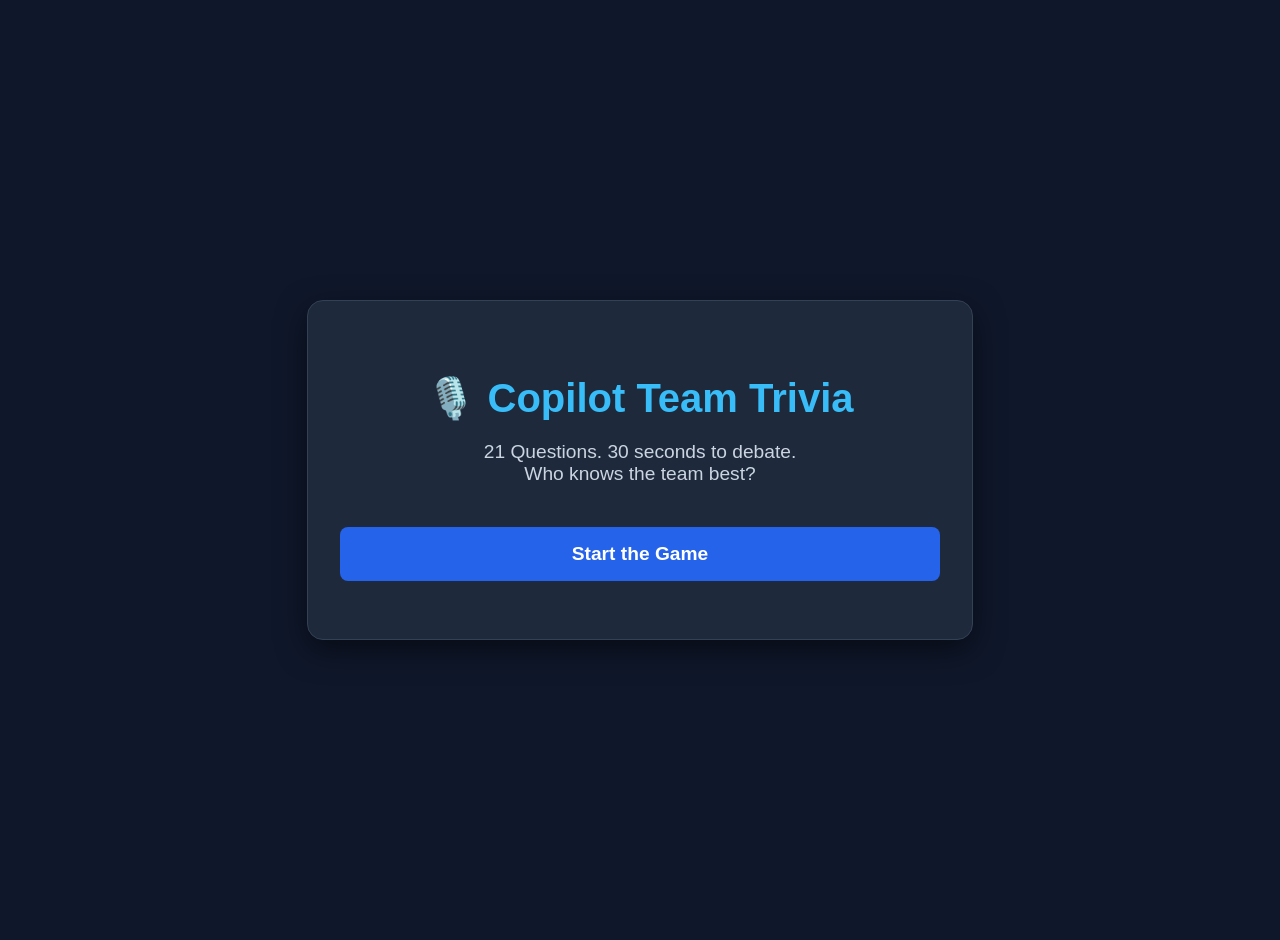
<file: index-old1.html>
<!DOCTYPE html>
<html lang="en">
<head>
    <meta charset="UTF-8">
    <meta name="viewport" content="width=device-width, initial-scale=1.0">
    <title>Copilot Team Trivia</title>
    <style>
        :root {
            --bg-color: #0f172a; /* Deep slate blue */
            --text-color: #f8fafc;
            --accent-color: #38bdf8; /* Bright sky blue */
            --card-bg: #1e293b;
            --timer-color: #fbbf24; /* Amber */
        }

        body {
            font-family: -apple-system, BlinkMacSystemFont, 'Segoe UI', Roboto, Helvetica, Arial, sans-serif;
            background-color: var(--bg-color);
            color: var(--text-color);
            display: flex;
            justify-content: center;
            align-items: center;
            min-height: 100vh;
            margin: 0;
            padding: 20px;
        }

        .container {
            background-color: var(--card-bg);
            padding: 3rem 2rem;
            border-radius: 16px;
            box-shadow: 0 10px 30px rgba(0,0,0,0.5);
            max-width: 600px;
            width: 100%;
            border: 1px solid #334155;
            text-align: center;
            position: relative;
        }

        h1 { color: var(--accent-color); font-size: 2.5rem; margin-bottom: 0.5rem; }
        h2 { font-size: 2rem; margin-bottom: 1rem; color: #fff; }
        
        .question-text {
            font-size: 1.5rem;
            line-height: 1.4;
            margin: 2rem 0;
            padding: 1.5rem;
            background: rgba(0,0,0,0.2);
            border-radius: 8px;
            border-left: 4px solid var(--accent-color);
        }

        .btn {
            display: inline-block;
            width: 100%;
            padding: 16px;
            margin: 10px 0;
            background-color: #2563eb;
            color: white;
            border: none;
            border-radius: 8px;
            cursor: pointer;
            font-size: 1.2rem;
            font-weight: bold;
            transition: all 0.2s;
        }

        .btn:hover { background-color: #3b82f6; transform: translateY(-2px); }
        .btn-secondary { background-color: #475569; }
        .btn-secondary:hover { background-color: #64748b; }

        .hidden { display: none !important; }

        /* Timer Styles */
        .timer-circle {
            width: 100px;
            height: 100px;
            border-radius: 50%;
            border: 6px solid #334155;
            display: flex;
            justify-content: center;
            align-items: center;
            font-size: 2.5rem;
            font-weight: bold;
            margin: 0 auto 20px auto;
            color: var(--timer-color);
            transition: color 0.3s;
        }

        .timer-warning { color: #ef4444; border-color: #ef4444; animation: pulse 1s infinite; }

        @keyframes pulse {
            0% { transform: scale(1); }
            50% { transform: scale(1.05); }
            100% { transform: scale(1); }
        }

        /* Reveal Styles */
        .reveal-box {
            background-color: #166534;
            color: white;
            padding: 20px;
            border-radius: 8px;
            font-size: 1.5rem;
            margin: 20px 0;
            animation: slideDown 0.4s ease-out;
        }

        @keyframes slideDown {
            from { opacity: 0; transform: translateY(-20px); }
            to { opacity: 1; transform: translateY(0); }
        }

        .progress { color: #94a3b8; font-size: 0.9rem; margin-bottom: 1rem; }
    </style>
</head>
<body>

<div class="container">
    <div id="start-screen">
        <h1>🎙️ Copilot Team Trivia</h1>
        <p style="font-size: 1.2rem; color: #cbd5e1; margin-bottom: 2rem;">
            21 Questions. 30 seconds to debate. <br>Who knows the team best?
        </p>
        <button class="btn" onclick="startGame()">Start the Game</button>
    </div>

    <div id="card-screen" class="hidden">
        <div class="progress" id="progress-text">Card 1 / 21</div>
        <h2 id="person-name">Name</h2>
        
        <div class="question-text" id="question-text">
            Question goes here?
        </div>

        <div id="timer-area">
            <div class="timer-circle" id="timer-display">30</div>
            <button class="btn btn-secondary" id="start-timer-btn" onclick="startTimer()">⏱️ Start 30s Timer</button>
        </div>

        <div id="reveal-area" class="hidden">
            <div class="reveal-box">
                ☕ <span id="reveal-text">Name, time to spill the tea!</span>
            </div>
            <button class="btn" onclick="nextQuestion()">Next Question ➡️</button>
        </div>
        
        <button class="btn btn-secondary hidden" id="manual-reveal-btn" onclick="triggerReveal()" style="margin-top: 10px; font-size: 1rem; padding: 10px;">Skip Timer & Spill the Tea</button>
    </div>

    <div id="end-screen" class="hidden">
        <h1>🎉 That's a wrap!</h1>
        <p style="font-size: 1.2rem; margin-top: 20px;">Now we all know a little too much about each other.</p>
        <button class="btn" onclick="location.reload()" style="margin-top: 30px;">Play Again</button>
    </div>
</div>

<script>
    const triviaData = [
        { name: "Alan Secundo", q: "What city does Alan live in?" },
        { name: "Annabelle Joynson", q: "What is Annabelle's favorite TV show?" },
        { name: "Beatriz Donega", q: "What is Beatriz's favorite type of cuisine?" },
        { name: "Bhavesh Jaisinghani", q: "How many languages does Bhavesh speak?" },
        { name: "Chris Hodapp", q: "What was the name of Chris's first pet?" },
        { name: "Dmitrii Zakharov", q: "What is Dmitrii's favorite sport to watch?" },
        { name: "Jens Phanich", q: "What is Jens's favorite childhood movie?" },
        { name: "Jonathan Sudarpo", q: "How many countries has Tobias visited?" },
        { name: "Li Song", q: "What is Li's go-to karaoke song?" },
        { name: "Ljupco Petkovski", q: "What kind of pet does Ljupco have?" },
        { name: "Mathuriga Thavarajah", q: "What is Mathuriga's favorite food to cook?" },
        { name: "Mihir Ahuja", q: "What instrument did Mihir play in high school?" },
        { name: "Nana Asante-Apeatu", q: "How many books does Nana read per year?" },
        { name: "Omar Alamrani", q: "What is Omar's favorite sports team?" },
        { name: "Thomas Baker", q: "What is Thomas's standard coffee shop order?" },
        { name: "Tiffany Sentosa", q: "What is Tiffany's nic-name?" },
        { name: "Tushar Sharma", q: "What is Tushar's favorite board game?" },
        { name: "Vitor Bichara", q: "What is Vitor's favorite holiday destination?" },
        { name: "Warren Baltz", q: "What is Warren's favorite hobby on a Sunday?" }
    ];

    // Shuffle array so people don't know when their turn is coming
    function shuffle(array) {
        for (let i = array.length - 1; i > 0; i--) {
            const j = Math.floor(Math.random() * (i + 1));
            [array[i], array[j]] = [array[j], array[i]];
        }
        return array;
    }

    let gameData = [];
    let currentIndex = 0;
    let timerInterval;

    function startGame() {
        gameData = shuffle([...triviaData]);
        document.getElementById('start-screen').classList.add('hidden');
        document.getElementById('card-screen').classList.remove('hidden');
        loadCard();
    }

    function loadCard() {
        const currentData = gameData[currentIndex];
        
        // Reset UI
        document.getElementById('reveal-area').classList.add('hidden');
        document.getElementById('timer-area').classList.remove('hidden');
        document.getElementById('start-timer-btn').classList.remove('hidden');
        document.getElementById('manual-reveal-btn').classList.add('hidden');
        
        const timerDisplay = document.getElementById('timer-display');
        timerDisplay.innerText = "30";
        timerDisplay.classList.remove('timer-warning');

        // Load Content
        document.getElementById('progress-text').innerText = `Card ${currentIndex + 1} / ${gameData.length}`;
        document.getElementById('person-name').innerText = currentData.name;
        document.getElementById('question-text').innerText = currentData.q;
    }

    function startTimer() {
        document.getElementById('start-timer-btn').classList.add('hidden');
        document.getElementById('manual-reveal-btn').classList.remove('hidden');
        
        let timeLeft = 30;
        const timerDisplay = document.getElementById('timer-display');
        
        clearInterval(timerInterval);
        timerInterval = setInterval(() => {
            timeLeft--;
            timerDisplay.innerText = timeLeft;
            
            if (timeLeft <= 10) {
                timerDisplay.classList.add('timer-warning');
            }
            
            if (timeLeft <= 0) {
                clearInterval(timerInterval);
                triggerReveal();
            }
        }, 1000);
    }

    function triggerReveal() {
        clearInterval(timerInterval);
        const currentData = gameData[currentIndex];
        
        document.getElementById('timer-area').classList.add('hidden');
        document.getElementById('manual-reveal-btn').classList.add('hidden');
        
        const revealArea = document.getElementById('reveal-area');
        revealArea.classList.remove('hidden');
        
        // Extract just the first name for the prompt
        const firstName = currentData.name.split(' ')[0];
        document.getElementById('reveal-text').innerText = `Time's up, ${firstName}... spill the tea!`;
    }

    function nextQuestion() {
        currentIndex++;
        if (currentIndex < gameData.length) {
            loadCard();
        } else {
            document.getElementById('card-screen').classList.add('hidden');
            document.getElementById('end-screen').classList.remove('hidden');
        }
    }
</script>

</body>
</html>
</file>
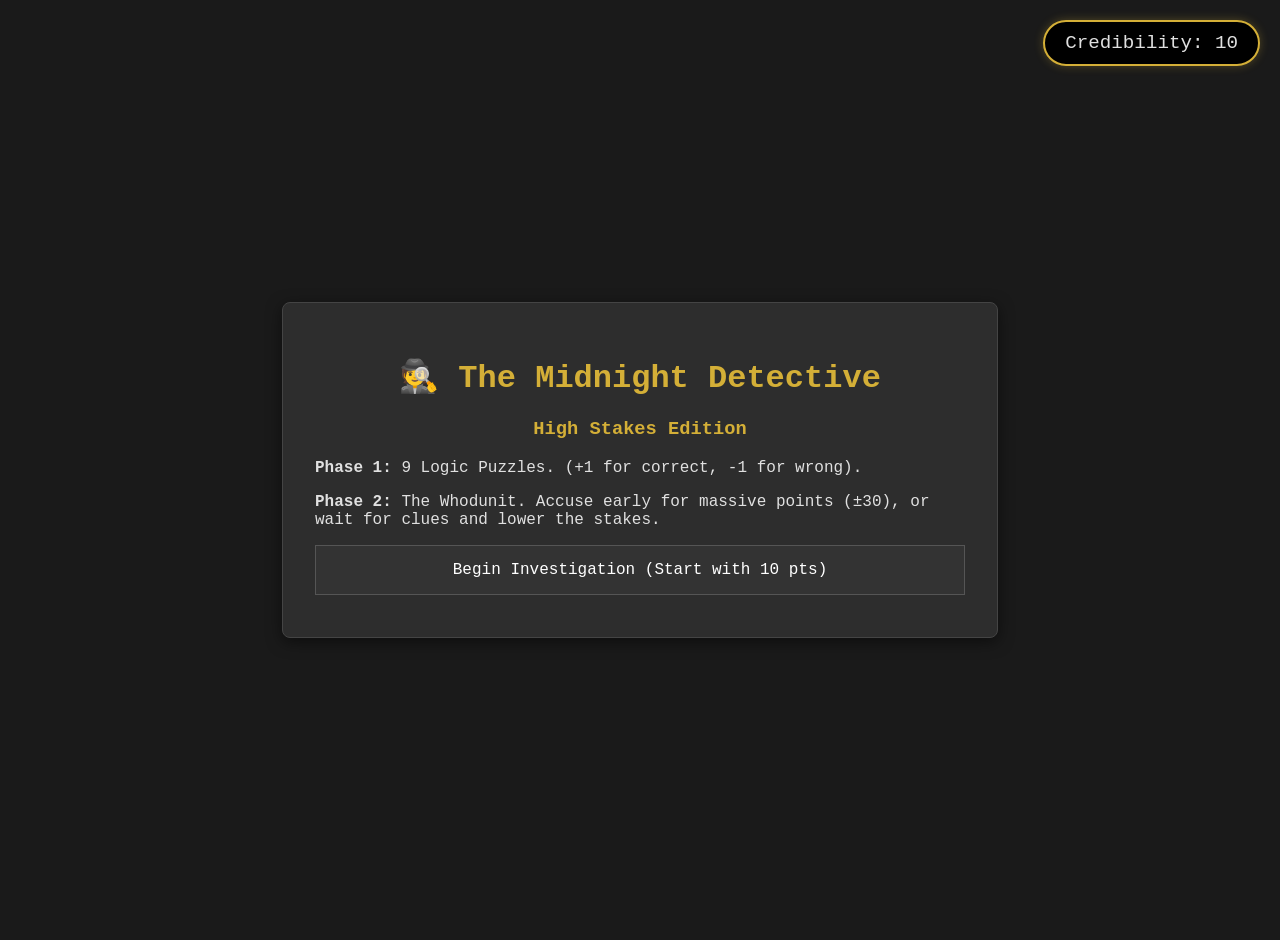
<file: index_old.html>
<!DOCTYPE html>
<html lang="en">
<head>
    <meta charset="UTF-8">
    <meta name="viewport" content="width=device-width, initial-scale=1.0">
    <title>The Midnight Detective: High Stakes</title>
    <style>
        :root {
            --bg-color: #1a1a1a;
            --text-color: #e0e0e0;
            --accent-color: #d4af37; /* Gold */
            --wrong-color: #ff4444;
            --correct-color: #44ff44;
            --card-bg: #2d2d2d;
        }

        body {
            font-family: 'Courier New', Courier, monospace;
            background-color: var(--bg-color);
            color: var(--text-color);
            display: flex;
            justify-content: center;
            align-items: center;
            min-height: 100vh;
            margin: 0;
            padding: 20px;
        }

        /* Fixed Scoreboard */
        .scoreboard {
            position: fixed;
            top: 20px;
            right: 20px;
            background: #000;
            border: 2px solid var(--accent-color);
            padding: 10px 20px;
            border-radius: 50px;
            font-size: 1.2rem;
            z-index: 100;
            box-shadow: 0 0 10px rgba(212, 175, 55, 0.3);
        }

        .score-animate-up { animation: pulseGreen 0.5s; }
        .score-animate-down { animation: pulseRed 0.5s; }

        @keyframes pulseGreen {
            0% { background-color: #000; }
            50% { background-color: var(--correct-color); color: #000; }
            100% { background-color: #000; }
        }

        @keyframes pulseRed {
            0% { background-color: #000; }
            50% { background-color: var(--wrong-color); color: #000; }
            100% { background-color: #000; }
        }

        .container {
            background-color: var(--card-bg);
            padding: 2rem;
            border-radius: 8px;
            box-shadow: 0 4px 15px rgba(0,0,0,0.5);
            max-width: 650px;
            width: 100%;
            border: 1px solid #444;
            position: relative;
        }

        h1, h2, h3 {
            color: var(--accent-color);
            text-align: center;
        }

        .btn {
            display: block;
            width: 100%;
            padding: 15px;
            margin: 10px 0;
            background-color: #333;
            color: white;
            border: 1px solid #555;
            cursor: pointer;
            font-family: inherit;
            font-size: 1rem;
            transition: all 0.3s;
        }

        .btn:hover {
            background-color: #444;
            border-color: var(--accent-color);
        }

        .btn:disabled {
            cursor: not-allowed;
            opacity: 0.6;
        }

        .hidden { display: none; }

        .feedback {
            margin-top: 15px;
            padding: 10px;
            text-align: center;
            font-weight: bold;
            border-radius: 4px;
        }

        /* Mystery Section Styles */
        .clue-box {
            background: #222;
            padding: 15px;
            border-left: 4px solid var(--accent-color);
            margin-bottom: 15px;
            font-style: italic;
            animation: fadeIn 0.5s;
        }

        @keyframes fadeIn {
            from { opacity: 0; transform: translateY(10px); }
            to { opacity: 1; transform: translateY(0); }
        }

        .suspect-grid {
            display: grid;
            grid-template-columns: 1fr 1fr;
            gap: 10px;
            margin-top: 20px;
        }

        .suspect-btn {
            background: #444;
            color: #fff;
            padding: 10px;
            border: 2px solid #666;
            cursor: pointer;
            text-align: center;
        }

        .suspect-btn:hover {
            border-color: var(--accent-color);
            background: #555;
        }

        .risk-badge {
            display: inline-block;
            background: var(--accent-color);
            color: #000;
            padding: 2px 8px;
            border-radius: 4px;
            font-size: 0.8rem;
            font-weight: bold;
        }

        /* Results */
        .final-rank { font-size: 1.5rem; text-align: center; margin-bottom: 10px; color: #fff; }
        .big-score { font-size: 4rem; text-align: center; color: var(--accent-color); margin: 20px 0; }
    </style>
</head>
<body>

<div class="scoreboard" id="scoreboard">
    Credibility: <span id="current-score">10</span>
</div>

<div class="container">
    <div id="start-screen">
        <h1>🕵️ The Midnight Detective</h1>
        <h3>High Stakes Edition</h3>
        <p><b>Phase 1:</b> 9 Logic Puzzles. (+1 for correct, -1 for wrong).</p>
        <p><b>Phase 2:</b> The Whodunit. Accuse early for massive points (±30), or wait for clues and lower the stakes.</p>
        <button class="btn" onclick="startGame()">Begin Investigation (Start with 10 pts)</button>
    </div>

    <div id="quiz-screen" class="hidden">
        <h2 id="question-number">Case 1/9</h2>
        <p id="question-text" style="font-size: 1.2rem; margin-bottom: 20px;">Question goes here</p>
        <div id="answer-buttons"></div>
        <div id="feedback-area" class="feedback hidden"></div>
        <button id="next-btn" class="btn hidden" onclick="nextQuestion()">Next Case</button>
    </div>

    <div id="mystery-screen" class="hidden">
        <h2>The Final Whodunit</h2>
        <p>Who stole the diamond? <br>
           <span style="color: #aaa; font-size: 0.9em;">(Warning: Wrong accusations deduct points!)</span>
        </p>

        <div id="clue-container"></div>
        
        <button id="next-clue-btn" class="btn" onclick="revealNextClue()">
            🔍 Reveal Clue 1 (Start Round)
        </button>

        <div id="accusation-area" class="hidden">
            <hr style="border-color: #444; margin: 20px 0;">
            <h3>MAKE AN ARREST</h3>
            <p style="text-align: center;">Current Stakes: <span id="current-stakes" class="risk-badge">±30 Points</span></p>
            
            <div class="suspect-grid">
                <button class="suspect-btn" onclick="makeAccusation('Chef')">
                    👨‍🍳 The Chef<br><small>Kitchen</small>
                </button>
                <button class="suspect-btn" onclick="makeAccusation('Painter')">
                    🎨 The Painter<br><small>Renovation</small>
                </button>
                <button class="suspect-btn" onclick="makeAccusation('Lifeguard')">
                    🏊 The Lifeguard<br><small>Pool</small>
                </button>
                <button class="suspect-btn" onclick="makeAccusation('Librarian')">
                    📚 The Librarian<br><small>Archives</small>
                </button>
            </div>
        </div>
    </div>

    <div id="result-screen" class="hidden">
        <h1>Case Closed</h1>
        <div class="big-score" id="final-score-display">0</div>
        <div class="final-rank" id="final-rank-text">Rookie</div>
        <p id="final-message" style="text-align: center;"></p>
        <button class="btn" onclick="copyResult()">📋 Copy Report</button>
        <button class="btn" onclick="location.reload()">🔄 New Case</button>
    </div>
</div>

<script>
    // --- DATA ---
    const logicQuestions = [
         {
            q: "A thief left footprints only at the entrance, but not at the exit. What does this suggest?",
            answers: [
                { text: "They escaped somewhere else", correct: true },
                { text: "They erased only the entry footprints", correct: false },
                { text: "They flew away", correct: false }
            ],
            explanation: "Logic: If footprints go in but don't come out, they exited via a window, back door, or roof."
        },
        {
            q: "Police find broken glass outside a house. The owner claims a break-in. Police know he is lying. Why?",
            answers: [
                { text: "The thief picked the lock", correct: false },
                { text: "Glass outside means it was broken from inside", correct: true },
                { text: "The owner held a hammer", correct: false }
            ],
            explanation: "Physics: Breaking a window pushes glass in the direction of the force."
        },
        {
            q: "An archaeologist finds a gold coin marked '44 B.C.' The curator calls it a fake. Why?",
            answers: [
                { text: "Gold doesn't rust", correct: false },
                { text: "Romans used silver", correct: false },
                { text: "They didn't know they lived in 'B.C.'", correct: true }
            ],
            explanation: "History: B.C. (Before Christ) is a retroactive label applied centuries later."
        },
        {
            q: "Jack and Jill drink the same tea. Jack drinks fast and lives. Jill drinks slow and dies. The poison was in...?",
            answers: [
                { text: "The liquid", correct: false },
                { text: "The ice cubes", correct: true },
                { text: "The cup rim", correct: false }
            ],
            explanation: "Chemistry: Jack finished his drink before the poisoned ice melted."
        },
        {
            q: "A watchman dreams his boss's plane will crash. He warns the boss. The plane crashes. The boss fires him. Why?",
            answers: [
                { text: "He caused the crash", correct: false },
                { text: "He was sleeping on the job", correct: true },
                { text: "He was superstitious", correct: false }
            ],
            explanation: "Policy: A night watchman shouldn't be asleep to have dreams."
        },
        {
            q: "A body is found with a tape recorder. It plays a suicide note then a gunshot. Police rule it murder. Why?",
            answers: [
                { text: "The tape was rewound", correct: true },
                { text: "Voice didn't match", correct: false },
                { text: "Batteries were dead", correct: false }
            ],
            explanation: "Logic: A dead person cannot rewind the tape to the start of the message."
        },
        {
            q: "A ship has a rope ladder. 3 rungs are underwater. Tide rises 6 inches/hr. After 4 hours, how many are underwater?",
            answers: [
                { text: "7 rungs", correct: false },
                { text: "3 rungs", correct: true },
                { text: "5 rungs", correct: false }
            ],
            explanation: "Trick: The ship floats, so it rises WITH the tide."
        },
        {
            q: "Suspect claims his car wouldn't start due to cold. Detective touches the hood and arrests him. Why?",
            answers: [
                { text: "Hood was cold", correct: false },
                { text: "Hood was warm", correct: true },
                { text: "No keys in ignition", correct: false }
            ],
            explanation: "Evidence: A warm hood means the engine was recently running."
        },
        {
            q: "A man is found hanging in an empty room with a puddle of water. How did he do it?",
            answers: [
                { text: "Jumped high", correct: false },
                { text: "Stood on a block of ice", correct: true },
                { text: "Floated on water", correct: false }
            ],
            explanation: "Physics: The ice melted, leaving the puddle and removing his support."
        }
    ];

    const mysteryData = {
        clues: [
            "Clue 1: Security footage shows the thief entered via a ventilation shaft. Dust was undisturbed. The thief wore smooth material (spandex/swimwear), not cotton.",
            "Clue 2: A witness saw the thief putting on sunglasses immediately upon exiting, wincing at the sunlight.",
            "Clue 3: Traces of paper dust and binding glue were found on the thief's path."
        ],
        points: [30, 20, 10] // Corresponds to Clue 1, 2, 3
    };

    // --- STATE ---
    let currentQuestionIndex = 0;
    let score = 10; // STARTING SCORE
    let currentClueIndex = -1; // -1 means no clues revealed yet

    // --- FUNCTIONS ---
    function updateScore(amount) {
        score += amount;
        const scoreEl = document.getElementById('current-score');
        const board = document.getElementById('scoreboard');
        
        scoreEl.innerText = score;

        // Animation
        board.classList.remove('score-animate-up', 'score-animate-down');
        void board.offsetWidth; // Trigger reflow
        if(amount > 0) board.classList.add('score-animate-up');
        if(amount < 0) board.classList.add('score-animate-down');
    }

    function startGame() {
        document.getElementById('start-screen').classList.add('hidden');
        document.getElementById('quiz-screen').classList.remove('hidden');
        loadQuestion();
    }

    function loadQuestion() {
        const qData = logicQuestions[currentQuestionIndex];
        document.getElementById('question-number').innerText = `Case ${currentQuestionIndex + 1}/9`;
        document.getElementById('question-text').innerText = qData.q;
        
        const btnContainer = document.getElementById('answer-buttons');
        btnContainer.innerHTML = '';
        
        qData.answers.forEach(ans => {
            const btn = document.createElement('button');
            btn.innerText = ans.text;
            btn.classList.add('btn');
            btn.onclick = () => selectAnswer(btn, ans.correct, qData.explanation);
            btnContainer.appendChild(btn);
        });

        document.getElementById('feedback-area').classList.add('hidden');
        document.getElementById('next-btn').classList.add('hidden');
    }

    function selectAnswer(btn, isCorrect, explanation) {
        const buttons = document.getElementById('answer-buttons').children;
        for (let b of buttons) {
            b.disabled = true;
            b.style.opacity = "0.5";
        }

        const feedback = document.getElementById('feedback-area');
        feedback.classList.remove('hidden');

        if (isCorrect) {
            btn.style.backgroundColor = "var(--correct-color)";
            btn.style.color = "black";
            updateScore(1); // +1 POINT
            feedback.innerHTML = "✅ CORRECT (+1 pt)<br>" + explanation;
            feedback.style.color = "var(--correct-color)";
        } else {
            btn.style.backgroundColor = "var(--wrong-color)";
            updateScore(-1); // -1 POINT
            feedback.innerHTML = "❌ WRONG (-1 pt)<br>" + explanation;
            feedback.style.color = "var(--wrong-color)";
        }
        
        document.getElementById('next-btn').classList.remove('hidden');
    }

    function nextQuestion() {
        currentQuestionIndex++;
        if (currentQuestionIndex < logicQuestions.length) {
            loadQuestion();
        } else {
            startMysteryPhase();
        }
    }

    function startMysteryPhase() {
        document.getElementById('quiz-screen').classList.add('hidden');
        document.getElementById('mystery-screen').classList.remove('hidden');
    }

    function revealNextClue() {
        currentClueIndex++;
        const container = document.getElementById('clue-container');
        const clueDiv = document.createElement('div');
        clueDiv.classList.add('clue-box');
        clueDiv.innerText = mysteryData.clues[currentClueIndex];
        container.appendChild(clueDiv);

        const btn = document.getElementById('next-clue-btn');
        const stakesBadge = document.getElementById('current-stakes');

        // Reveal the Accusation Buttons if this is the first clue
        if (currentClueIndex === 0) {
            document.getElementById('accusation-area').classList.remove('hidden');
        }

        // Update Stakes Display
        const currentPoints = mysteryData.points[currentClueIndex];
        stakesBadge.innerText = `±${currentPoints} Points`;

        // Update Button Text for NEXT clue
        if (currentClueIndex < 2) {
            const nextPoints = mysteryData.points[currentClueIndex + 1];
            btn.innerText = `📉 Reveal Next Clue (Stakes drop to ${nextPoints})`;
        } else {
            btn.classList.add('hidden'); // No more clues
        }
    }

    function makeAccusation(suspect) {
        const pointsAtStake = mysteryData.points[currentClueIndex];
        let won = false;

        if (suspect === 'Librarian') {
            updateScore(pointsAtStake);
            won = true;
        } else {
            updateScore(-pointsAtStake);
            won = false;
        }

        showResults(won, suspect, pointsAtStake);
    }

    function showResults(won, suspect, points) {
        document.getElementById('mystery-screen').classList.add('hidden');
        document.getElementById('result-screen').classList.remove('hidden');
        document.getElementById('scoreboard').classList.add('hidden'); // Hide small scoreboard

        document.getElementById('final-score-display').innerText = score;

        // Ranking Logic based on high scores
        let rank = "";
        if (score >= 40) rank = "🕵️‍♂️ Sherlock Holmes";
        else if (score >= 25) rank = "👮 Senior Detective";
        else if (score >= 10) rank = "🔦 Beat Cop";
        else if (score >= 0) rank = "🍩 Mall Cop";
        else rank = "🤡 Clumsy Criminal";

        document.getElementById('final-rank-text').innerText = rank;

        let msg = "";
        if (won) {
            msg = `Brilliant! You caught the Librarian and earned ${points} points! The paper dust and aversion to light were the key.`;
        } else {
            msg = `Disaster! You accused the ${suspect} and lost ${points} points. It was the Librarian! (Paper dust + hates light).`;
        }
        
        document.getElementById('final-message').innerText = msg;
    }

    function copyResult() {
        const rank = document.getElementById('final-rank-text').innerText;
        const finalScore = document.getElementById('final-score-display').innerText;
        const text = `I scored ${finalScore} points on the Midnight Detective Challenge!\nRank: ${rank}`;
        navigator.clipboard.writeText(text).then(() => {
            alert("Report copied to clipboard!");
        });
    }
</script>

</body>
</html>
</file>
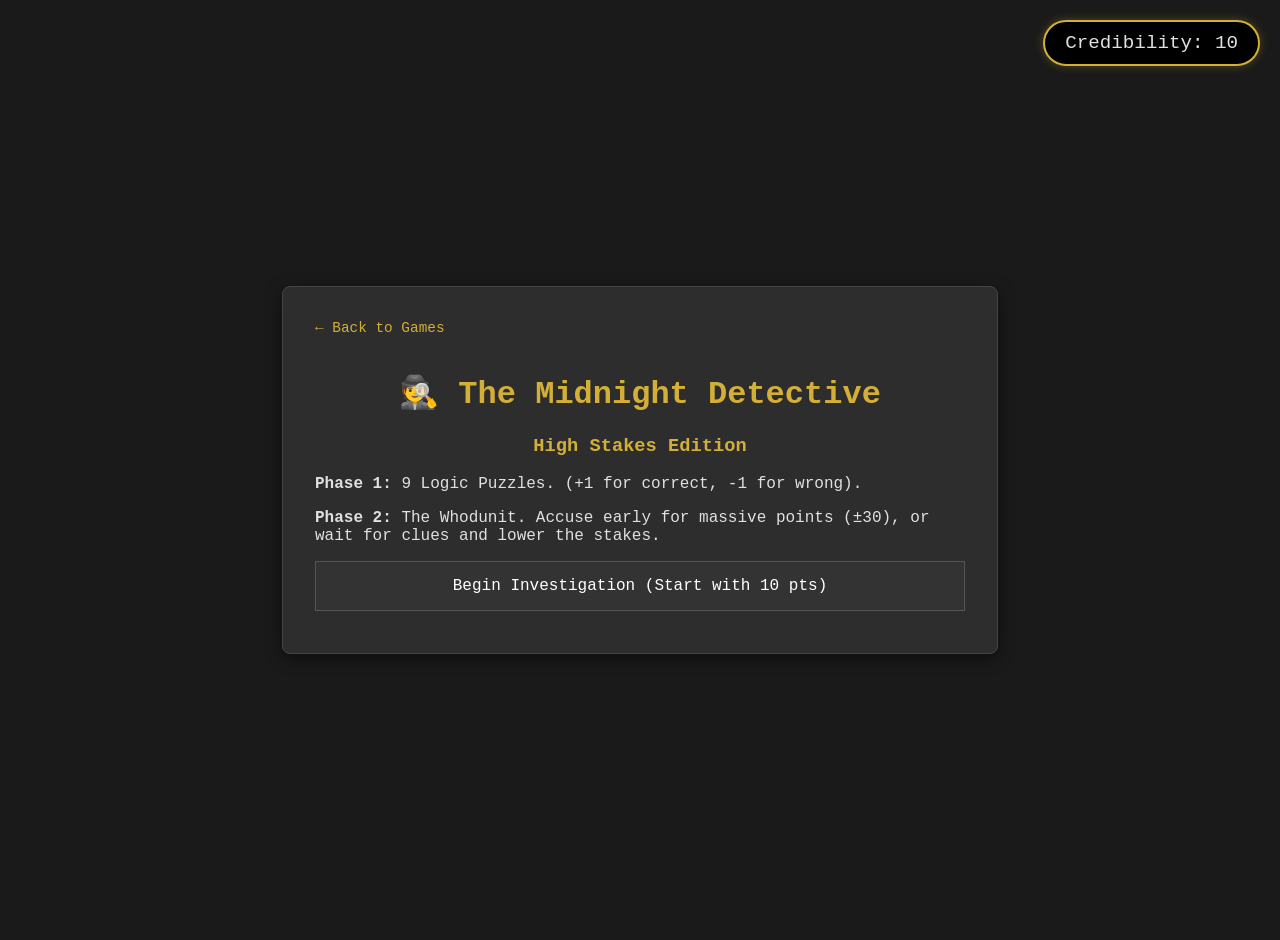
<file: midnight-detective.html>
<!DOCTYPE html>
<html lang="en">
<head>
    <meta charset="UTF-8">
    <meta name="viewport" content="width=device-width, initial-scale=1.0">
    <title>The Midnight Detective: High Stakes</title>
    <style>
        :root {
            --bg-color: #1a1a1a;
            --text-color: #e0e0e0;
            --accent-color: #d4af37;
            --wrong-color: #ff4444;
            --correct-color: #44ff44;
            --card-bg: #2d2d2d;
        }

        body {
            font-family: 'Courier New', Courier, monospace;
            background-color: var(--bg-color);
            color: var(--text-color);
            display: flex;
            justify-content: center;
            align-items: center;
            min-height: 100vh;
            margin: 0;
            padding: 20px;
        }

        .scoreboard {
            position: fixed;
            top: 20px;
            right: 20px;
            background: #000;
            border: 2px solid var(--accent-color);
            padding: 10px 20px;
            border-radius: 50px;
            font-size: 1.2rem;
            z-index: 100;
            box-shadow: 0 0 10px rgba(212, 175, 55, 0.3);
        }

        .score-animate-up { animation: pulseGreen 0.5s; }
        .score-animate-down { animation: pulseRed 0.5s; }

        @keyframes pulseGreen {
            0% { background-color: #000; }
            50% { background-color: var(--correct-color); color: #000; }
            100% { background-color: #000; }
        }

        @keyframes pulseRed {
            0% { background-color: #000; }
            50% { background-color: var(--wrong-color); color: #000; }
            100% { background-color: #000; }
        }

        .container {
            background-color: var(--card-bg);
            padding: 2rem;
            border-radius: 8px;
            box-shadow: 0 4px 15px rgba(0,0,0,0.5);
            max-width: 650px;
            width: 100%;
            border: 1px solid #444;
            position: relative;
        }

        h1, h2, h3 {
            color: var(--accent-color);
            text-align: center;
        }

        .back-link {
            display: inline-block;
            margin-bottom: 16px;
            color: var(--accent-color);
            text-decoration: none;
            font-size: 0.9rem;
        }

        .back-link:hover { text-decoration: underline; }

        .btn {
            display: block;
            width: 100%;
            padding: 15px;
            margin: 10px 0;
            background-color: #333;
            color: white;
            border: 1px solid #555;
            cursor: pointer;
            font-family: inherit;
            font-size: 1rem;
            transition: all 0.3s;
        }

        .btn:hover {
            background-color: #444;
            border-color: var(--accent-color);
        }

        .btn:disabled {
            cursor: not-allowed;
            opacity: 0.6;
        }

        .hidden { display: none; }

        .feedback {
            margin-top: 15px;
            padding: 10px;
            text-align: center;
            font-weight: bold;
            border-radius: 4px;
        }

        .clue-box {
            background: #222;
            padding: 15px;
            border-left: 4px solid var(--accent-color);
            margin-bottom: 15px;
            font-style: italic;
            animation: fadeIn 0.5s;
        }

        @keyframes fadeIn {
            from { opacity: 0; transform: translateY(10px); }
            to { opacity: 1; transform: translateY(0); }
        }

        .suspect-grid {
            display: grid;
            grid-template-columns: 1fr 1fr;
            gap: 10px;
            margin-top: 20px;
        }

        .suspect-btn {
            background: #444;
            color: #fff;
            padding: 10px;
            border: 2px solid #666;
            cursor: pointer;
            text-align: center;
        }

        .suspect-btn:hover {
            border-color: var(--accent-color);
            background: #555;
        }

        .risk-badge {
            display: inline-block;
            background: var(--accent-color);
            color: #000;
            padding: 2px 8px;
            border-radius: 4px;
            font-size: 0.8rem;
            font-weight: bold;
        }

        .final-rank { font-size: 1.5rem; text-align: center; margin-bottom: 10px; color: #fff; }
        .big-score { font-size: 4rem; text-align: center; color: var(--accent-color); margin: 20px 0; }

        @media (max-width: 480px) {
            .scoreboard {
                top: 10px;
                right: 10px;
                font-size: 0.95rem;
                padding: 8px 14px;
            }

            .suspect-grid {
                grid-template-columns: 1fr;
            }

            .big-score { font-size: 3rem; }
        }
    </style>
</head>
<body>

<div class="scoreboard" id="scoreboard">
    Credibility: <span id="current-score">10</span>
</div>

<div class="container">
    <a class="back-link" href="index.html">← Back to Games</a>

    <div id="start-screen">
        <h1>🕵️ The Midnight Detective</h1>
        <h3>High Stakes Edition</h3>
        <p><b>Phase 1:</b> 9 Logic Puzzles. (+1 for correct, -1 for wrong).</p>
        <p><b>Phase 2:</b> The Whodunit. Accuse early for massive points (±30), or wait for clues and lower the stakes.</p>
        <button class="btn" onclick="startGame()">Begin Investigation (Start with 10 pts)</button>
    </div>

    <div id="quiz-screen" class="hidden">
        <h2 id="question-number">Case 1/9</h2>
        <p id="question-text" style="font-size: 1.2rem; margin-bottom: 20px;">Question goes here</p>
        <div id="answer-buttons"></div>
        <div id="feedback-area" class="feedback hidden"></div>
        <button id="next-btn" class="btn hidden" onclick="nextQuestion()">Next Case</button>
    </div>

    <div id="mystery-screen" class="hidden">
        <h2>The Final Whodunit</h2>
        <p>Who stole the diamond? <br>
           <span style="color: #aaa; font-size: 0.9em;">(Warning: Wrong accusations deduct points!)</span>
        </p>

        <div id="clue-container"></div>

        <button id="next-clue-btn" class="btn" onclick="revealNextClue()">
            🔍 Reveal Clue 1 (Start Round)
        </button>

        <div id="accusation-area" class="hidden">
            <hr style="border-color: #444; margin: 20px 0;">
            <h3>MAKE AN ARREST</h3>
            <p style="text-align: center;">Current Stakes: <span id="current-stakes" class="risk-badge">±30 Points</span></p>

            <div class="suspect-grid">
                <button class="suspect-btn" onclick="makeAccusation('Chef')">
                    👨‍🍳 The Chef<br><small>Kitchen</small>
                </button>
                <button class="suspect-btn" onclick="makeAccusation('Painter')">
                    🎨 The Painter<br><small>Renovation</small>
                </button>
                <button class="suspect-btn" onclick="makeAccusation('Lifeguard')">
                    🏊 The Lifeguard<br><small>Pool</small>
                </button>
                <button class="suspect-btn" onclick="makeAccusation('Librarian')">
                    📚 The Librarian<br><small>Archives</small>
                </button>
            </div>
        </div>
    </div>

    <div id="result-screen" class="hidden">
        <h1>Case Closed</h1>
        <div class="big-score" id="final-score-display">0</div>
        <div class="final-rank" id="final-rank-text">Rookie</div>
        <p id="final-message" style="text-align: center;"></p>
        <button class="btn" onclick="copyResult()">📋 Copy Report</button>
        <button class="btn" onclick="location.reload()">🔄 New Case</button>
    </div>
</div>

<script>
    const logicQuestions = [
        {
            q: "A thief left footprints only at the entrance, but not at the exit. What does this suggest?",
            answers: [
                { text: "They escaped somewhere else", correct: true },
                { text: "They erased only the entry footprints", correct: false },
                { text: "They flew away", correct: false }
            ],
            explanation: "Logic: If footprints go in but don't come out, they exited via a window, back door, or roof."
        },
        {
            q: "Police find broken glass outside a house. The owner claims a break-in. Police know he is lying. Why?",
            answers: [
                { text: "The thief picked the lock", correct: false },
                { text: "Glass outside means it was broken from inside", correct: true },
                { text: "The owner held a hammer", correct: false }
            ],
            explanation: "Physics: Breaking a window pushes glass in the direction of the force."
        },
        {
            q: "An archaeologist finds a gold coin marked '44 B.C.' The curator calls it a fake. Why?",
            answers: [
                { text: "Gold doesn't rust", correct: false },
                { text: "Romans used silver", correct: false },
                { text: "They didn't know they lived in 'B.C.'", correct: true }
            ],
            explanation: "History: B.C. (Before Christ) is a retroactive label applied centuries later."
        },
        {
            q: "Jack and Jill drink the same tea. Jack drinks fast and lives. Jill drinks slow and dies. The poison was in...?",
            answers: [
                { text: "The liquid", correct: false },
                { text: "The ice cubes", correct: true },
                { text: "The cup rim", correct: false }
            ],
            explanation: "Chemistry: Jack finished his drink before the poisoned ice melted."
        },
        {
            q: "A watchman dreams his boss's plane will crash. He warns the boss. The plane crashes. The boss fires him. Why?",
            answers: [
                { text: "He caused the crash", correct: false },
                { text: "He was sleeping on the job", correct: true },
                { text: "He was superstitious", correct: false }
            ],
            explanation: "Policy: A night watchman shouldn't be asleep to have dreams."
        },
        {
            q: "A body is found with a tape recorder. It plays a suicide note then a gunshot. Police rule it murder. Why?",
            answers: [
                { text: "The tape was rewound", correct: true },
                { text: "Voice didn't match", correct: false },
                { text: "Batteries were dead", correct: false }
            ],
            explanation: "Logic: A dead person cannot rewind the tape to the start of the message."
        },
        {
            q: "A ship has a rope ladder. 3 rungs are underwater. Tide rises 6 inches/hr. After 4 hours, how many are underwater?",
            answers: [
                { text: "7 rungs", correct: false },
                { text: "3 rungs", correct: true },
                { text: "5 rungs", correct: false }
            ],
            explanation: "Trick: The ship floats, so it rises WITH the tide."
        },
        {
            q: "Suspect claims his car wouldn't start due to cold. Detective touches the hood and arrests him. Why?",
            answers: [
                { text: "Hood was cold", correct: false },
                { text: "Hood was warm", correct: true },
                { text: "No keys in ignition", correct: false }
            ],
            explanation: "Evidence: A warm hood means the engine was recently running."
        },
        {
            q: "A man is found hanging in an empty room with a puddle of water. How did he do it?",
            answers: [
                { text: "Jumped high", correct: false },
                { text: "Stood on a block of ice", correct: true },
                { text: "Floated on water", correct: false }
            ],
            explanation: "Physics: The ice melted, leaving the puddle and removing his support."
        }
    ];

    const mysteryData = {
        clues: [
            "Clue 1: Security footage shows the thief entered via a ventilation shaft. Dust was undisturbed. The thief wore smooth material (spandex/swimwear), not cotton.",
            "Clue 2: A witness saw the thief putting on sunglasses immediately upon exiting, wincing at the sunlight.",
            "Clue 3: Traces of paper dust and binding glue were found on the thief's path."
        ],
        points: [30, 20, 10]
    };

    let currentQuestionIndex = 0;
    let score = 10;
    let currentClueIndex = -1;

    function updateScore(amount) {
        score += amount;
        const scoreEl = document.getElementById('current-score');
        const board = document.getElementById('scoreboard');

        scoreEl.innerText = score;

        board.classList.remove('score-animate-up', 'score-animate-down');
        void board.offsetWidth;
        if (amount > 0) board.classList.add('score-animate-up');
        if (amount < 0) board.classList.add('score-animate-down');
    }

    function startGame() {
        document.getElementById('start-screen').classList.add('hidden');
        document.getElementById('quiz-screen').classList.remove('hidden');
        loadQuestion();
    }

    function loadQuestion() {
        const qData = logicQuestions[currentQuestionIndex];
        document.getElementById('question-number').innerText = `Case ${currentQuestionIndex + 1}/9`;
        document.getElementById('question-text').innerText = qData.q;

        const btnContainer = document.getElementById('answer-buttons');
        btnContainer.innerHTML = '';

        qData.answers.forEach(ans => {
            const btn = document.createElement('button');
            btn.innerText = ans.text;
            btn.classList.add('btn');
            btn.onclick = () => selectAnswer(btn, ans.correct, qData.explanation);
            btnContainer.appendChild(btn);
        });

        document.getElementById('feedback-area').classList.add('hidden');
        document.getElementById('next-btn').classList.add('hidden');
    }

    function selectAnswer(btn, isCorrect, explanation) {
        const buttons = document.getElementById('answer-buttons').children;
        for (let b of buttons) {
            b.disabled = true;
            b.style.opacity = "0.5";
        }

        const feedback = document.getElementById('feedback-area');
        feedback.classList.remove('hidden');

        if (isCorrect) {
            btn.style.backgroundColor = "var(--correct-color)";
            btn.style.color = "black";
            updateScore(1);
            feedback.innerHTML = "✅ CORRECT (+1 pt)<br>" + explanation;
            feedback.style.color = "var(--correct-color)";
        } else {
            btn.style.backgroundColor = "var(--wrong-color)";
            updateScore(-1);
            feedback.innerHTML = "❌ WRONG (-1 pt)<br>" + explanation;
            feedback.style.color = "var(--wrong-color)";
        }

        document.getElementById('next-btn').classList.remove('hidden');
    }

    function nextQuestion() {
        currentQuestionIndex++;
        if (currentQuestionIndex < logicQuestions.length) {
            loadQuestion();
        } else {
            startMysteryPhase();
        }
    }

    function startMysteryPhase() {
        document.getElementById('quiz-screen').classList.add('hidden');
        document.getElementById('mystery-screen').classList.remove('hidden');
    }

    function revealNextClue() {
        currentClueIndex++;
        const container = document.getElementById('clue-container');
        const clueDiv = document.createElement('div');
        clueDiv.classList.add('clue-box');
        clueDiv.innerText = mysteryData.clues[currentClueIndex];
        container.appendChild(clueDiv);

        const btn = document.getElementById('next-clue-btn');
        const stakesBadge = document.getElementById('current-stakes');

        if (currentClueIndex === 0) {
            document.getElementById('accusation-area').classList.remove('hidden');
        }

        const currentPoints = mysteryData.points[currentClueIndex];
        stakesBadge.innerText = `±${currentPoints} Points`;

        if (currentClueIndex < 2) {
            const nextPoints = mysteryData.points[currentClueIndex + 1];
            btn.innerText = `📉 Reveal Next Clue (Stakes drop to ${nextPoints})`;
        } else {
            btn.classList.add('hidden');
        }
    }

    function makeAccusation(suspect) {
        const pointsAtStake = mysteryData.points[currentClueIndex];
        let won = false;

        if (suspect === 'Librarian') {
            updateScore(pointsAtStake);
            won = true;
        } else {
            updateScore(-pointsAtStake);
            won = false;
        }

        showResults(won, suspect, pointsAtStake);
    }

    function showResults(won, suspect, points) {
        document.getElementById('mystery-screen').classList.add('hidden');
        document.getElementById('result-screen').classList.remove('hidden');
        document.getElementById('scoreboard').classList.add('hidden');

        document.getElementById('final-score-display').innerText = score;

        let rank = "";
        if (score >= 40) rank = "🕵️‍♂️ Sherlock Holmes";
        else if (score >= 25) rank = "👮 Senior Detective";
        else if (score >= 10) rank = "🔦 Beat Cop";
        else if (score >= 0) rank = "🍩 Mall Cop";
        else rank = "🤡 Clumsy Criminal";

        document.getElementById('final-rank-text').innerText = rank;

        let msg = "";
        if (won) {
            msg = `Brilliant! You caught the Librarian and earned ${points} points! The paper dust and aversion to light were the key.`;
        } else {
            msg = `Disaster! You accused the ${suspect} and lost ${points} points. It was the Librarian! (Paper dust + hates light).`;
        }

        document.getElementById('final-message').innerText = msg;
    }

    function copyResult() {
        const rank = document.getElementById('final-rank-text').innerText;
        const finalScore = document.getElementById('final-score-display').innerText;
        const text = `I scored ${finalScore} points on the Midnight Detective Challenge!\nRank: ${rank}`;
        navigator.clipboard.writeText(text).then(() => {
            alert("Report copied to clipboard!");
        });
    }
</script>

</body>
</html>
</file>
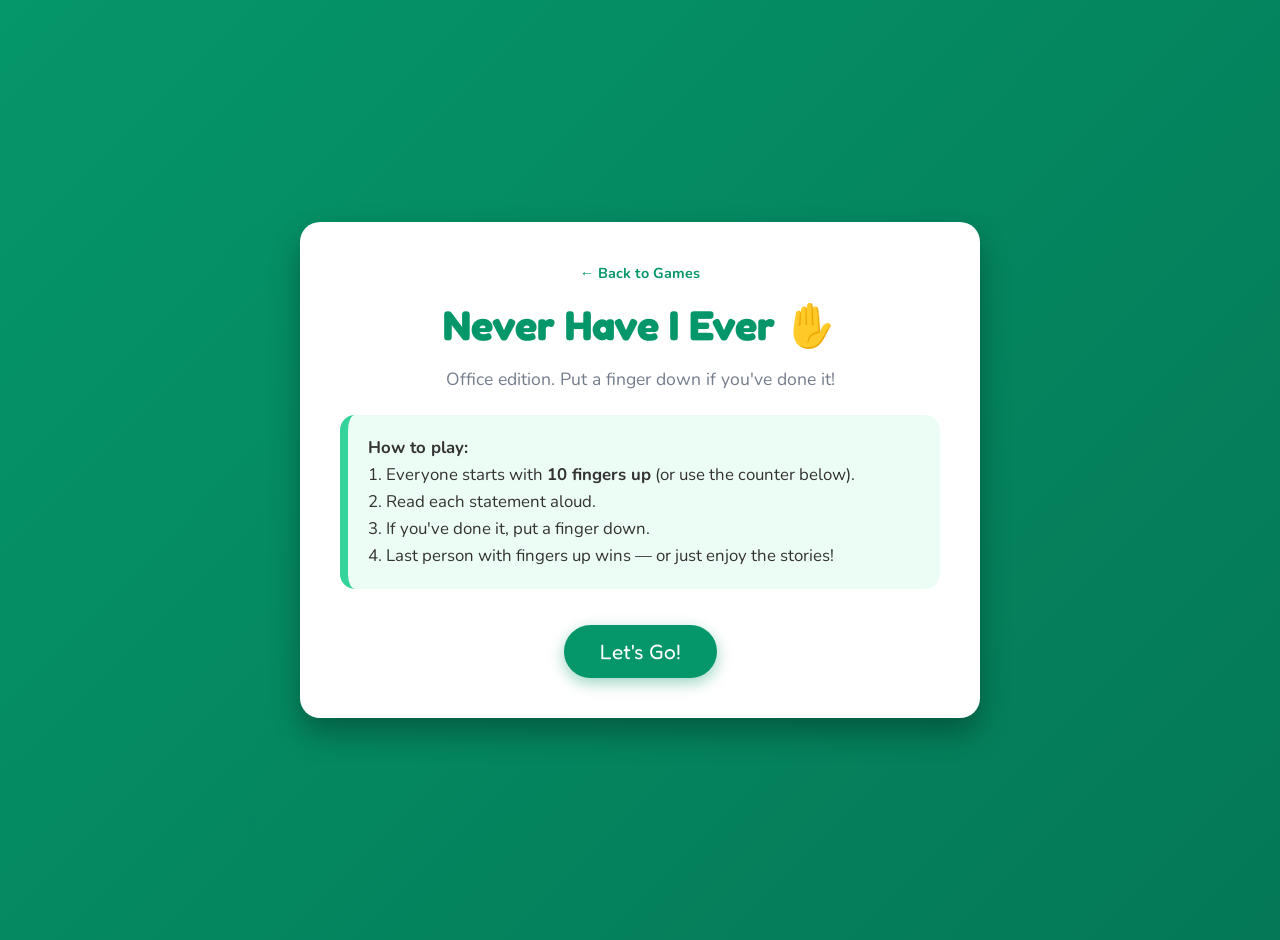
<file: never-have-i-ever.html>
<!DOCTYPE html>
<html lang="en">
<head>
    <meta charset="UTF-8">
    <meta name="viewport" content="width=device-width, initial-scale=1.0">
    <title>Never Have I Ever ✋</title>
    <style>
        @import url('https://fonts.googleapis.com/css2?family=Fredoka+One&family=Nunito:wght@400;700&display=swap');

        body {
            margin: 0;
            padding: 20px;
            font-family: 'Nunito', sans-serif;
            background: linear-gradient(135deg, #059669 0%, #047857 100%);
            color: #333;
            display: flex;
            justify-content: center;
            align-items: center;
            min-height: 100vh;
        }

        .container {
            background: #ffffff;
            width: 90%;
            max-width: 600px;
            padding: 40px;
            border-radius: 20px;
            box-shadow: 0 15px 30px rgba(0, 0, 0, 0.3);
            text-align: center;
        }

        h1 {
            font-family: 'Fredoka One', cursive;
            color: #059669;
            font-size: 2.6rem;
            margin-top: 0;
            margin-bottom: 10px;
        }

        .subtitle {
            font-size: 1.1rem;
            color: #747d8c;
            margin-bottom: 24px;
        }

        .back-link {
            display: inline-block;
            margin-bottom: 16px;
            color: #059669;
            text-decoration: none;
            font-weight: 700;
            font-size: 0.9rem;
        }

        .back-link:hover { text-decoration: underline; }

        button {
            background: #059669;
            color: white;
            border: none;
            padding: 14px 36px;
            font-size: 1.3rem;
            font-family: 'Fredoka One', cursive;
            border-radius: 50px;
            cursor: pointer;
            box-shadow: 0 5px 15px rgba(5, 150, 105, 0.4);
            transition: transform 0.2s, background 0.2s;
            margin-top: 12px;
        }

        button:hover {
            transform: scale(1.05);
            background: #10b981;
        }

        button.btn-counter {
            background: #e2e8f0;
            color: #334155;
            box-shadow: none;
            font-size: 1.5rem;
            padding: 8px 20px;
            border-radius: 12px;
            margin: 0 8px;
        }

        button.btn-counter:hover { background: #cbd5e1; transform: none; }

        #game-screen, #end-screen { display: none; }

        .rules-box {
            background: #ecfdf5;
            padding: 20px;
            border-radius: 15px;
            font-size: 1.05rem;
            line-height: 1.6;
            margin-bottom: 24px;
            border-left: 8px solid #34d399;
            text-align: left;
        }

        .finger-counter {
            display: flex;
            align-items: center;
            justify-content: center;
            gap: 8px;
            margin-bottom: 24px;
        }

        .finger-count {
            font-family: 'Fredoka One', cursive;
            font-size: 3rem;
            color: #059669;
            min-width: 60px;
        }

        .finger-label {
            font-size: 0.9rem;
            color: #64748b;
            font-weight: 700;
        }

        .progress {
            font-size: 0.85rem;
            color: #94a3b8;
            margin-bottom: 12px;
        }

        .statement-box {
            background: #f0fdf4;
            padding: 32px 24px;
            border-radius: 15px;
            font-size: 1.5rem;
            font-weight: 700;
            margin-bottom: 24px;
            border-left: 8px solid #059669;
            animation: slideUp 0.5s ease;
            line-height: 1.4;
        }

        @keyframes slideUp {
            0% { transform: translateY(20px); opacity: 0; }
            100% { transform: translateY(0); opacity: 1; }
        }
    </style>
</head>
<body>

    <div class="container">
        <a class="back-link" href="index.html">← Back to Games</a>
        <h1>Never Have I Ever ✋</h1>
        <p class="subtitle">Office edition. Put a finger down if you've done it!</p>

        <div id="start-screen">
            <div class="rules-box">
                <strong>How to play:</strong><br>
                1. Everyone starts with <strong>10 fingers up</strong> (or use the counter below).<br>
                2. Read each statement aloud.<br>
                3. If you've done it, put a finger down.<br>
                4. Last person with fingers up wins — or just enjoy the stories!
            </div>
            <button onclick="startGame()">Let's Go!</button>
        </div>

        <div id="game-screen">
            <div class="finger-counter">
                <button class="btn-counter" onclick="changeFingers(-1)">−</button>
                <div>
                    <div class="finger-count" id="finger-count">10</div>
                    <div class="finger-label">fingers up</div>
                </div>
                <button class="btn-counter" onclick="changeFingers(1)">+</button>
            </div>

            <div class="progress" id="progress-text">Statement 1 / 25</div>
            <div class="statement-box" id="current-statement">Loading...</div>
            <button onclick="nextStatement()">Next Statement ➡️</button>
        </div>

        <div id="end-screen">
            <div style="font-family: 'Fredoka One', cursive; font-size: 2.5rem; color: #059669;">All Done! 🎉</div>
            <p class="subtitle">Time to share the best stories from tonight. No judgment!</p>
            <button onclick="resetGame()">Play Again</button>
        </div>
    </div>

    <script>
        const statementsPool = [
            "Never have I ever sent a message to the wrong Slack channel.",
            "Never have I ever pretended to understand something in a meeting.",
            "Never have I ever joined a call while still in pajama bottoms.",
            "Never have I ever forgotten to mute myself on a video call.",
            "Never have I ever eaten lunch at my desk every day for a week.",
            "Never have I ever accidentally replied-all to an email.",
            "Never have I ever fallen asleep during a presentation.",
            "Never have I ever blamed slow Wi-Fi for being late to a call.",
            "Never have I ever looked up a coworker on LinkedIn before meeting them.",
            "Never have I ever rehearsed a joke before a team standup.",
            "Never have I ever used 'Sorry, bad connection' as an excuse to leave a call.",
            "Never have I ever sent a screenshot that included something embarrassing in the background.",
            "Never have I ever googled something a colleague just explained to me.",
            "Never have I ever had a typo in a message to my boss.",
            "Never have I ever taken a call from a bathroom.",
            "Never have I ever forgotten someone's name right after being introduced.",
            "Never have I ever celebrated closing a tab with 50+ open tabs.",
            "Never have I ever pretended my camera was broken to skip video.",
            "Never have I ever worked from a coffee shop and eavesdropped on a nearby meeting.",
            "Never have I ever sent a 'Thanks!' email that started an endless reply chain.",
            "Never have I ever accidentally shared my screen with something embarrassing open.",
            "Never have I ever used the same password for work and personal accounts (don't do this!).",
            "Never have I ever taken a meeting from bed.",
            "Never have I ever said 'Let's circle back on that' without knowing what 'that' was.",
            "Never have I ever eaten someone else's food from the office fridge."
        ];

        let gameOrder = [];
        let currentIndex = 0;
        let fingerCount = 10;

        function shuffleArray(array) {
            for (let i = array.length - 1; i > 0; i--) {
                const j = Math.floor(Math.random() * (i + 1));
                [array[i], array[j]] = [array[j], array[i]];
            }
            return array;
        }

        function startGame() {
            gameOrder = shuffleArray([...statementsPool]);
            currentIndex = 0;
            fingerCount = 10;
            document.getElementById('finger-count').textContent = fingerCount;

            document.getElementById('start-screen').style.display = 'none';
            document.getElementById('game-screen').style.display = 'block';
            showStatement();
        }

        function showStatement() {
            document.getElementById('progress-text').textContent =
                `Statement ${currentIndex + 1} / ${gameOrder.length}`;
            document.getElementById('current-statement').textContent =
                "Never have I ever... " + gameOrder[currentIndex].replace(/^Never have I ever /i, "");

            const box = document.getElementById('current-statement');
            box.style.animation = 'none';
            setTimeout(() => { box.style.animation = 'slideUp 0.5s ease'; }, 10);
        }

        function changeFingers(delta) {
            fingerCount = Math.max(0, Math.min(10, fingerCount + delta));
            document.getElementById('finger-count').textContent = fingerCount;
        }

        function nextStatement() {
            currentIndex++;
            if (currentIndex >= gameOrder.length) {
                document.getElementById('game-screen').style.display = 'none';
                document.getElementById('end-screen').style.display = 'block';
                return;
            }
            showStatement();
        }

        function resetGame() {
            document.getElementById('end-screen').style.display = 'none';
            document.getElementById('start-screen').style.display = 'block';
        }
    </script>
</body>
</html>
</file>
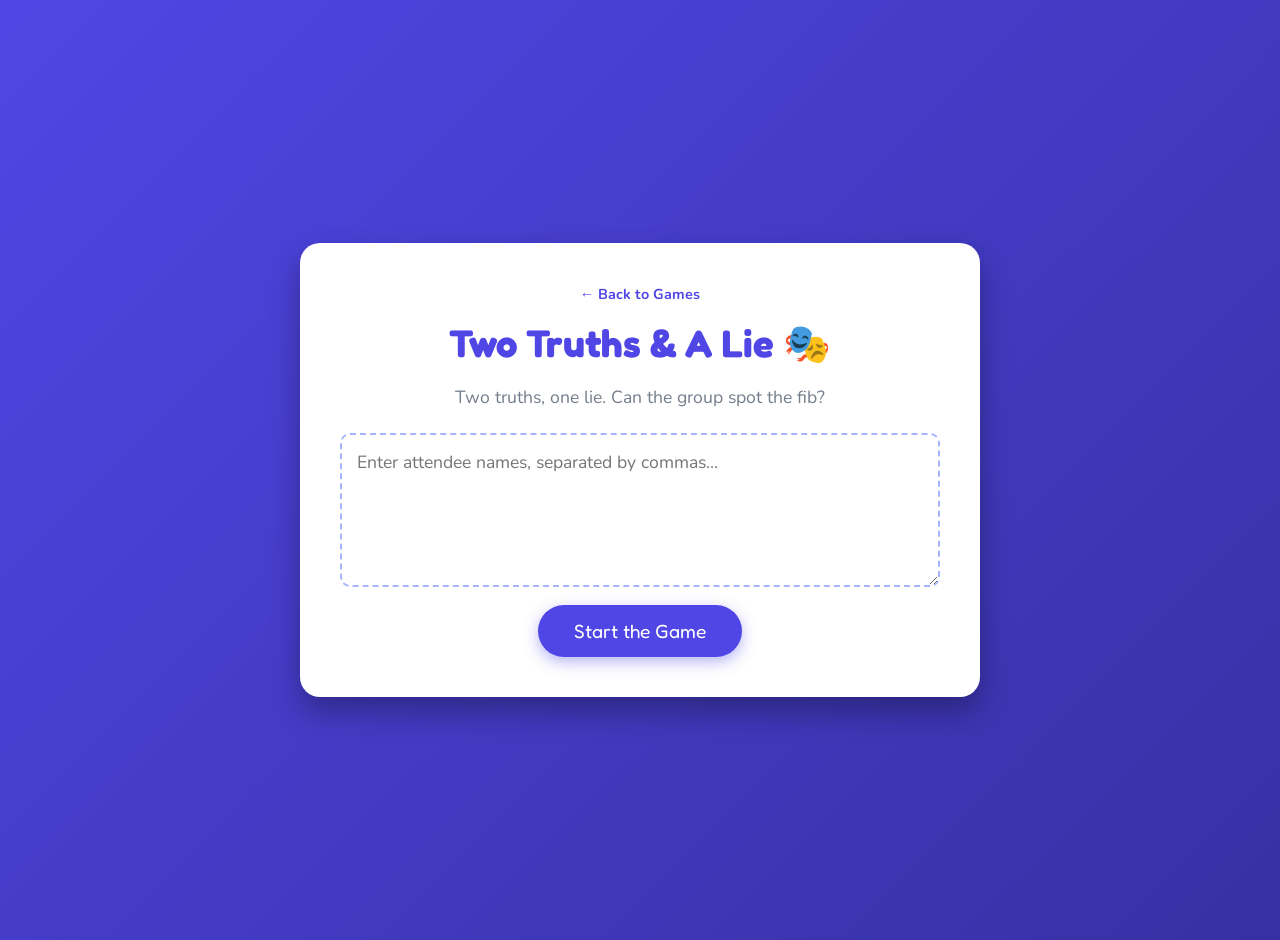
<file: two-truths.html>
<!DOCTYPE html>
<html lang="en">
<head>
    <meta charset="UTF-8">
    <meta name="viewport" content="width=device-width, initial-scale=1.0">
    <title>Two Truths &amp; A Lie 🎭</title>
    <style>
        @import url('https://fonts.googleapis.com/css2?family=Fredoka+One&family=Nunito:wght@400;700&display=swap');

        body {
            margin: 0;
            padding: 20px;
            font-family: 'Nunito', sans-serif;
            background: linear-gradient(135deg, #4f46e5 0%, #3730a3 100%);
            color: #333;
            display: flex;
            justify-content: center;
            align-items: center;
            min-height: 100vh;
        }

        .container {
            background: #ffffff;
            width: 90%;
            max-width: 600px;
            padding: 40px;
            border-radius: 20px;
            box-shadow: 0 15px 30px rgba(0, 0, 0, 0.3);
            text-align: center;
        }

        h1 {
            font-family: 'Fredoka One', cursive;
            color: #4f46e5;
            font-size: 2.4rem;
            margin-top: 0;
            margin-bottom: 10px;
        }

        .subtitle {
            font-size: 1.1rem;
            color: #747d8c;
            margin-bottom: 24px;
        }

        .back-link {
            display: inline-block;
            margin-bottom: 16px;
            color: #4f46e5;
            text-decoration: none;
            font-weight: 700;
            font-size: 0.9rem;
        }

        .back-link:hover { text-decoration: underline; }

        textarea {
            width: 100%;
            padding: 15px;
            border: 2px dashed #a5b4fc;
            border-radius: 10px;
            font-size: 1.1rem;
            font-family: 'Nunito', sans-serif;
            box-sizing: border-box;
            resize: vertical;
        }

        textarea:focus {
            outline: none;
            border-color: #4f46e5;
        }

        button {
            background: #4f46e5;
            color: white;
            border: none;
            padding: 14px 36px;
            font-size: 1.2rem;
            font-family: 'Fredoka One', cursive;
            border-radius: 50px;
            cursor: pointer;
            box-shadow: 0 5px 15px rgba(79, 70, 229, 0.4);
            transition: transform 0.2s, background 0.2s;
            margin-top: 12px;
        }

        button:hover {
            transform: scale(1.05);
            background: #6366f1;
        }

        button:disabled {
            opacity: 0.5;
            cursor: not-allowed;
            transform: none;
        }

        #share-screen, #guess-screen, #reveal-screen, #end-screen { display: none; }

        .progress {
            font-size: 0.85rem;
            color: #94a3b8;
            margin-bottom: 8px;
        }

        .player-label {
            font-size: 1rem;
            font-weight: 800;
            text-transform: uppercase;
            letter-spacing: 2px;
            color: #94a3b8;
        }

        #current-player {
            font-family: 'Fredoka One', cursive;
            font-size: 3rem;
            color: #3730a3;
            margin: 8px 0 20px;
            animation: popIn 0.5s cubic-bezier(0.175, 0.885, 0.32, 1.275);
        }

        .instruction-box {
            background: #eef2ff;
            padding: 24px;
            border-radius: 15px;
            font-size: 1.2rem;
            font-weight: 700;
            margin-bottom: 24px;
            border-left: 8px solid #818cf8;
            line-height: 1.5;
        }

        .statement-slots {
            display: flex;
            flex-direction: column;
            gap: 12px;
            margin-bottom: 24px;
        }

        .statement-slot {
            background: #f1f5f9;
            border: 3px solid #e2e8f0;
            border-radius: 12px;
            padding: 20px;
            font-size: 1.3rem;
            font-weight: 800;
            cursor: pointer;
            transition: all 0.2s;
        }

        .statement-slot:hover {
            border-color: #818cf8;
            background: #eef2ff;
        }

        .statement-slot.selected {
            border-color: #4f46e5;
            background: #eef2ff;
            transform: scale(1.02);
        }

        .statement-slot.correct {
            border-color: #16a34a;
            background: #dcfce7;
        }

        .statement-slot.wrong {
            border-color: #dc2626;
            background: #fee2e2;
        }

        .phase-label {
            font-size: 0.95rem;
            font-weight: 800;
            color: #6366f1;
            text-transform: uppercase;
            letter-spacing: 1px;
            margin-bottom: 12px;
        }

        .result-box {
            padding: 24px;
            border-radius: 15px;
            font-size: 1.3rem;
            font-weight: 700;
            margin: 20px 0;
            animation: slideUp 0.5s ease;
        }

        .result-box.success {
            background: #dcfce7;
            color: #166534;
        }

        .result-box.fail {
            background: #fee2e2;
            color: #991b1b;
        }

        @keyframes popIn {
            0% { transform: scale(0.5); opacity: 0; }
            100% { transform: scale(1); opacity: 1; }
        }

        @keyframes slideUp {
            0% { transform: translateY(20px); opacity: 0; }
            100% { transform: translateY(0); opacity: 1; }
        }
    </style>
</head>
<body>

    <div class="container">
        <a class="back-link" href="index.html">← Back to Games</a>
        <h1>Two Truths &amp; A Lie 🎭</h1>
        <p class="subtitle">Two truths, one lie. Can the group spot the fib?</p>

        <div id="setup-screen">
            <textarea id="player-input" rows="5" placeholder="Enter attendee names, separated by commas..."></textarea>
            <br>
            <button onclick="startGame()">Start the Game</button>
        </div>

        <div id="share-screen">
            <div class="progress" id="progress-text">Player 1 / 5</div>
            <div class="player-label">Spotlight on...</div>
            <div id="current-player">???</div>
            <div class="instruction-box">
                Share <strong>two truths</strong> and <strong>one lie</strong> out loud.<br>
                Number them 1, 2, and 3 as you go!
            </div>
            <button onclick="startGuessing()">Ready — Group, Start Guessing!</button>
        </div>

        <div id="guess-screen">
            <div class="phase-label">Step 1: What does the group think is the lie?</div>
            <div class="statement-slots" id="guess-slots">
                <div class="statement-slot" onclick="selectGuess(1)">Statement 1</div>
                <div class="statement-slot" onclick="selectGuess(2)">Statement 2</div>
                <div class="statement-slot" onclick="selectGuess(3)">Statement 3</div>
            </div>
            <button id="confirm-guess-btn" onclick="confirmGuess()" disabled>Confirm Group Guess</button>
        </div>

        <div id="reveal-screen">
            <div class="phase-label">Step 2: Player, reveal the actual lie!</div>
            <div class="statement-slots" id="reveal-slots">
                <div class="statement-slot" onclick="selectLie(1)">Statement 1</div>
                <div class="statement-slot" onclick="selectLie(2)">Statement 2</div>
                <div class="statement-slot" onclick="selectLie(3)">Statement 3</div>
            </div>
            <button id="confirm-lie-btn" onclick="confirmLie()" disabled>Reveal the Lie</button>
        </div>

        <div id="result-screen" style="display: none;">
            <div class="result-box" id="result-box">Result!</div>
            <button onclick="nextPlayer()">Next Player ➡️</button>
        </div>

        <div id="end-screen">
            <div style="font-family: 'Fredoka One', cursive; font-size: 2.5rem; color: #16a34a;">Game Over!</div>
            <p class="subtitle">Everyone had their moment in the spotlight.</p>
            <button onclick="resetGame()">Play Again</button>
        </div>
    </div>

    <script>
        let players = [];
        let totalPlayers = 0;
        let currentIndex = 0;
        let groupGuess = null;
        let actualLie = null;

        function shuffleArray(array) {
            for (let i = array.length - 1; i > 0; i--) {
                const j = Math.floor(Math.random() * (i + 1));
                [array[i], array[j]] = [array[j], array[i]];
            }
            return array;
        }

        function startGame() {
            const input = document.getElementById('player-input').value;
            players = input.split(',').map(n => n.trim()).filter(n => n !== "");

            if (players.length === 0) {
                alert("Enter at least one player name!");
                return;
            }

            players = shuffleArray(players);
            totalPlayers = players.length;
            currentIndex = 0;

            document.getElementById('setup-screen').style.display = 'none';
            loadPlayer();
        }

        function loadPlayer() {
            groupGuess = null;
            actualLie = null;

            document.getElementById('share-screen').style.display = 'block';
            document.getElementById('guess-screen').style.display = 'none';
            document.getElementById('reveal-screen').style.display = 'none';
            document.getElementById('result-screen').style.display = 'none';

            document.getElementById('progress-text').textContent =
                `Player ${currentIndex + 1} / ${totalPlayers}`;
            document.getElementById('current-player').textContent = players[currentIndex];

            resetSlots('guess-slots');
            resetSlots('reveal-slots');
            document.getElementById('confirm-guess-btn').disabled = true;
            document.getElementById('confirm-lie-btn').disabled = true;
        }

        function resetSlots(containerId) {
            const slots = document.getElementById(containerId).children;
            for (let slot of slots) {
                slot.classList.remove('selected', 'correct', 'wrong');
            }
        }

        function startGuessing() {
            document.getElementById('share-screen').style.display = 'none';
            document.getElementById('guess-screen').style.display = 'block';
        }

        function selectGuess(num) {
            groupGuess = num;
            const slots = document.getElementById('guess-slots').children;
            for (let i = 0; i < slots.length; i++) {
                slots[i].classList.toggle('selected', i + 1 === num);
            }
            document.getElementById('confirm-guess-btn').disabled = false;
        }

        function confirmGuess() {
            document.getElementById('guess-screen').style.display = 'none';
            document.getElementById('reveal-screen').style.display = 'block';
        }

        function selectLie(num) {
            actualLie = num;
            const slots = document.getElementById('reveal-slots').children;
            for (let i = 0; i < slots.length; i++) {
                slots[i].classList.toggle('selected', i + 1 === num);
            }
            document.getElementById('confirm-lie-btn').disabled = false;
        }

        function confirmLie() {
            const guessSlots = document.getElementById('guess-slots').children;
            const revealSlots = document.getElementById('reveal-slots').children;
            const matched = groupGuess === actualLie;

            for (let i = 0; i < 3; i++) {
                const num = i + 1;
                if (num === actualLie) {
                    revealSlots[i].classList.add('correct');
                } else if (num === groupGuess && !matched) {
                    guessSlots[i].classList.add('wrong');
                }
            }

            const resultBox = document.getElementById('result-box');
            const player = players[currentIndex];
            if (matched) {
                resultBox.className = 'result-box success';
                resultBox.textContent = `🎉 The group got it! Statement ${actualLie} was the lie. Nice work, detectives!`;
            } else {
                resultBox.className = 'result-box fail';
                resultBox.textContent = `😏 Fooled ya! The lie was Statement ${actualLie}, but the group guessed Statement ${groupGuess}. ${player} wins this round!`;
            }

            document.getElementById('reveal-screen').style.display = 'none';
            document.getElementById('result-screen').style.display = 'block';
        }

        function nextPlayer() {
            currentIndex++;
            if (currentIndex >= totalPlayers) {
                document.getElementById('result-screen').style.display = 'none';
                document.getElementById('share-screen').style.display = 'none';
                document.getElementById('end-screen').style.display = 'block';
                return;
            }
            loadPlayer();
        }

        function resetGame() {
            document.getElementById('end-screen').style.display = 'none';
            document.getElementById('setup-screen').style.display = 'block';
            document.getElementById('player-input').value = '';
        }
    </script>
</body>
</html>
</file>
<file: assets/shared.css>
@import url('https://fonts.googleapis.com/css2?family=Fredoka+One&family=Nunito:wght@400;700;800&display=swap');

/* Games override these to set their own theme. */
:root {
    --accent: #ea580c;
    --accent-dark: #dc2626;
    --accent-soft: #fff7ed;
    --accent-border: #fdba74;
    --bg-start: #f97316;
    --bg-end: #dc2626;
    --text: #333333;
    --muted: #747d8c;
    --faint: #94a3b8;
    --surface: #f1f5f9;
    --surface-hover: #cbd5e1;
}

* { box-sizing: border-box; }

body {
    margin: 0;
    padding: 20px;
    font-family: 'Nunito', sans-serif;
    background: linear-gradient(135deg, var(--bg-start) 0%, var(--bg-end) 100%);
    color: var(--text);
    display: flex;
    justify-content: center;
    align-items: center;
    min-height: 100vh;
}

.container {
    background: #ffffff;
    width: 100%;
    max-width: 640px;
    padding: 40px;
    border-radius: 20px;
    box-shadow: 0 15px 30px rgba(0, 0, 0, 0.3);
    text-align: center;
}

h1 {
    font-family: 'Fredoka One', cursive;
    color: var(--accent);
    font-size: 2.6rem;
    margin-top: 0;
    margin-bottom: 10px;
}

.subtitle {
    font-size: 1.1rem;
    color: var(--muted);
    margin-bottom: 24px;
}

.back-link {
    display: inline-block;
    margin-bottom: 16px;
    color: var(--accent);
    text-decoration: none;
    font-weight: 700;
    font-size: 0.9rem;
}

.back-link:hover { text-decoration: underline; }

textarea,
input[type="number"] {
    width: 100%;
    padding: 15px;
    border: 2px dashed var(--accent-border);
    border-radius: 10px;
    font-size: 1.1rem;
    font-family: 'Nunito', sans-serif;
    resize: vertical;
}

textarea:focus,
input[type="number"]:focus {
    outline: none;
    border-color: var(--accent);
}

button {
    background: var(--accent);
    color: white;
    border: none;
    padding: 14px 36px;
    font-size: 1.3rem;
    font-family: 'Fredoka One', cursive;
    border-radius: 50px;
    cursor: pointer;
    box-shadow: 0 5px 15px rgba(0, 0, 0, 0.18);
    transition: transform 0.2s, background 0.2s;
    margin-top: 16px;
}

button:hover {
    transform: scale(1.05);
    background: var(--accent-dark);
}

button:active { transform: scale(0.97); }

button:disabled {
    opacity: 0.5;
    cursor: not-allowed;
    transform: none;
}

button.btn-secondary {
    background: #e2e8f0;
    color: #334155;
    box-shadow: none;
    font-size: 1rem;
    padding: 10px 20px;
    margin-top: 8px;
}

button.btn-secondary:hover {
    background: var(--surface-hover);
    transform: none;
}

/* Screens: only the one with .active is visible. */
.screen { display: none; }
.screen.active { display: block; }

.progress {
    font-size: 0.85rem;
    color: var(--faint);
    margin-bottom: 8px;
}

.label {
    font-size: 1rem;
    font-weight: 800;
    text-transform: uppercase;
    letter-spacing: 2px;
    color: var(--faint);
}

.headline {
    font-family: 'Fredoka One', cursive;
    font-size: 2.6rem;
    color: var(--accent-dark);
    margin: 8px 0 20px;
    animation: popIn 0.5s cubic-bezier(0.175, 0.885, 0.32, 1.275);
}

.prompt-box {
    background: var(--accent-soft);
    padding: 24px;
    border-radius: 15px;
    font-size: 1.35rem;
    font-weight: 700;
    margin-bottom: 24px;
    border-left: 8px solid var(--accent);
    animation: slideUp 0.5s ease;
    line-height: 1.45;
}

.reveal-box {
    background: #166534;
    color: white;
    padding: 22px;
    border-radius: 15px;
    font-size: 1.25rem;
    font-weight: 700;
    margin: 18px 0;
    animation: slideUp 0.4s ease;
    line-height: 1.45;
}

.note-box {
    background: var(--surface);
    color: #475569;
    padding: 18px;
    border-radius: 12px;
    font-size: 1rem;
    line-height: 1.5;
    margin: 16px 0;
    text-align: left;
}

.timer-circle {
    width: 90px;
    height: 90px;
    border-radius: 50%;
    border: 6px solid var(--accent-border);
    display: flex;
    justify-content: center;
    align-items: center;
    font-size: 2.2rem;
    margin: 0 auto 16px;
    color: var(--accent);
    font-family: 'Fredoka One', cursive;
}

.timer-warning {
    color: #dc2626;
    border-color: #dc2626;
    animation: pulse 1s infinite;
}

/* Live team scores, shown at the top of a round. */
.scoreboard {
    display: flex;
    flex-wrap: wrap;
    justify-content: center;
    gap: 8px;
    margin-bottom: 20px;
}

.score-chip {
    background: var(--surface);
    border-radius: 999px;
    padding: 6px 14px;
    font-size: 0.9rem;
    font-weight: 700;
    color: #475569;
}

.score-chip .score-value {
    color: var(--accent);
    font-weight: 800;
    margin-left: 4px;
}

.score-chip.leading {
    background: var(--accent-soft);
    color: var(--accent-dark);
}

.setup-field {
    text-align: left;
    margin-bottom: 16px;
}

.setup-field label {
    display: block;
    font-weight: 700;
    font-size: 0.9rem;
    color: var(--muted);
    margin-bottom: 6px;
}

.setup-row {
    display: flex;
    gap: 16px;
}

.setup-row .setup-field { flex: 1; }

/* Grid of buttons for awarding a point to a team. */
.team-buttons {
    display: grid;
    grid-template-columns: repeat(auto-fit, minmax(140px, 1fr));
    gap: 10px;
    margin: 20px 0 8px;
}

.team-buttons button {
    margin-top: 0;
    font-size: 1.05rem;
    padding: 14px 18px;
    width: 100%;
}

.winner-box {
    background: var(--accent-soft);
    border-radius: 15px;
    padding: 24px;
    margin: 20px 0;
    animation: slideUp 0.5s ease;
}

.winner-title {
    font-family: 'Fredoka One', cursive;
    font-size: 2rem;
    color: var(--accent-dark);
    margin-bottom: 16px;
}

.standings {
    list-style: none;
    margin: 0;
    padding: 0;
    text-align: left;
}

.standings li {
    display: flex;
    justify-content: space-between;
    padding: 10px 14px;
    border-radius: 10px;
    font-weight: 700;
    background: rgba(255, 255, 255, 0.7);
    margin-bottom: 8px;
}

.standings li.first {
    background: #ffffff;
    color: var(--accent-dark);
    font-size: 1.15rem;
    box-shadow: 0 4px 10px rgba(0, 0, 0, 0.08);
}

@keyframes popIn {
    0% { transform: scale(0.5); opacity: 0; }
    100% { transform: scale(1); opacity: 1; }
}

@keyframes slideUp {
    0% { transform: translateY(20px); opacity: 0; }
    100% { transform: translateY(0); opacity: 1; }
}

@keyframes pulse {
    0%, 100% { transform: scale(1); }
    50% { transform: scale(1.08); }
}

@media (max-width: 560px) {
    .container { padding: 28px 20px; }
    h1 { font-size: 2.1rem; }
    .headline { font-size: 2rem; }
    .prompt-box { font-size: 1.15rem; padding: 20px; }
    .setup-row { flex-direction: column; gap: 0; }
}
</file>
